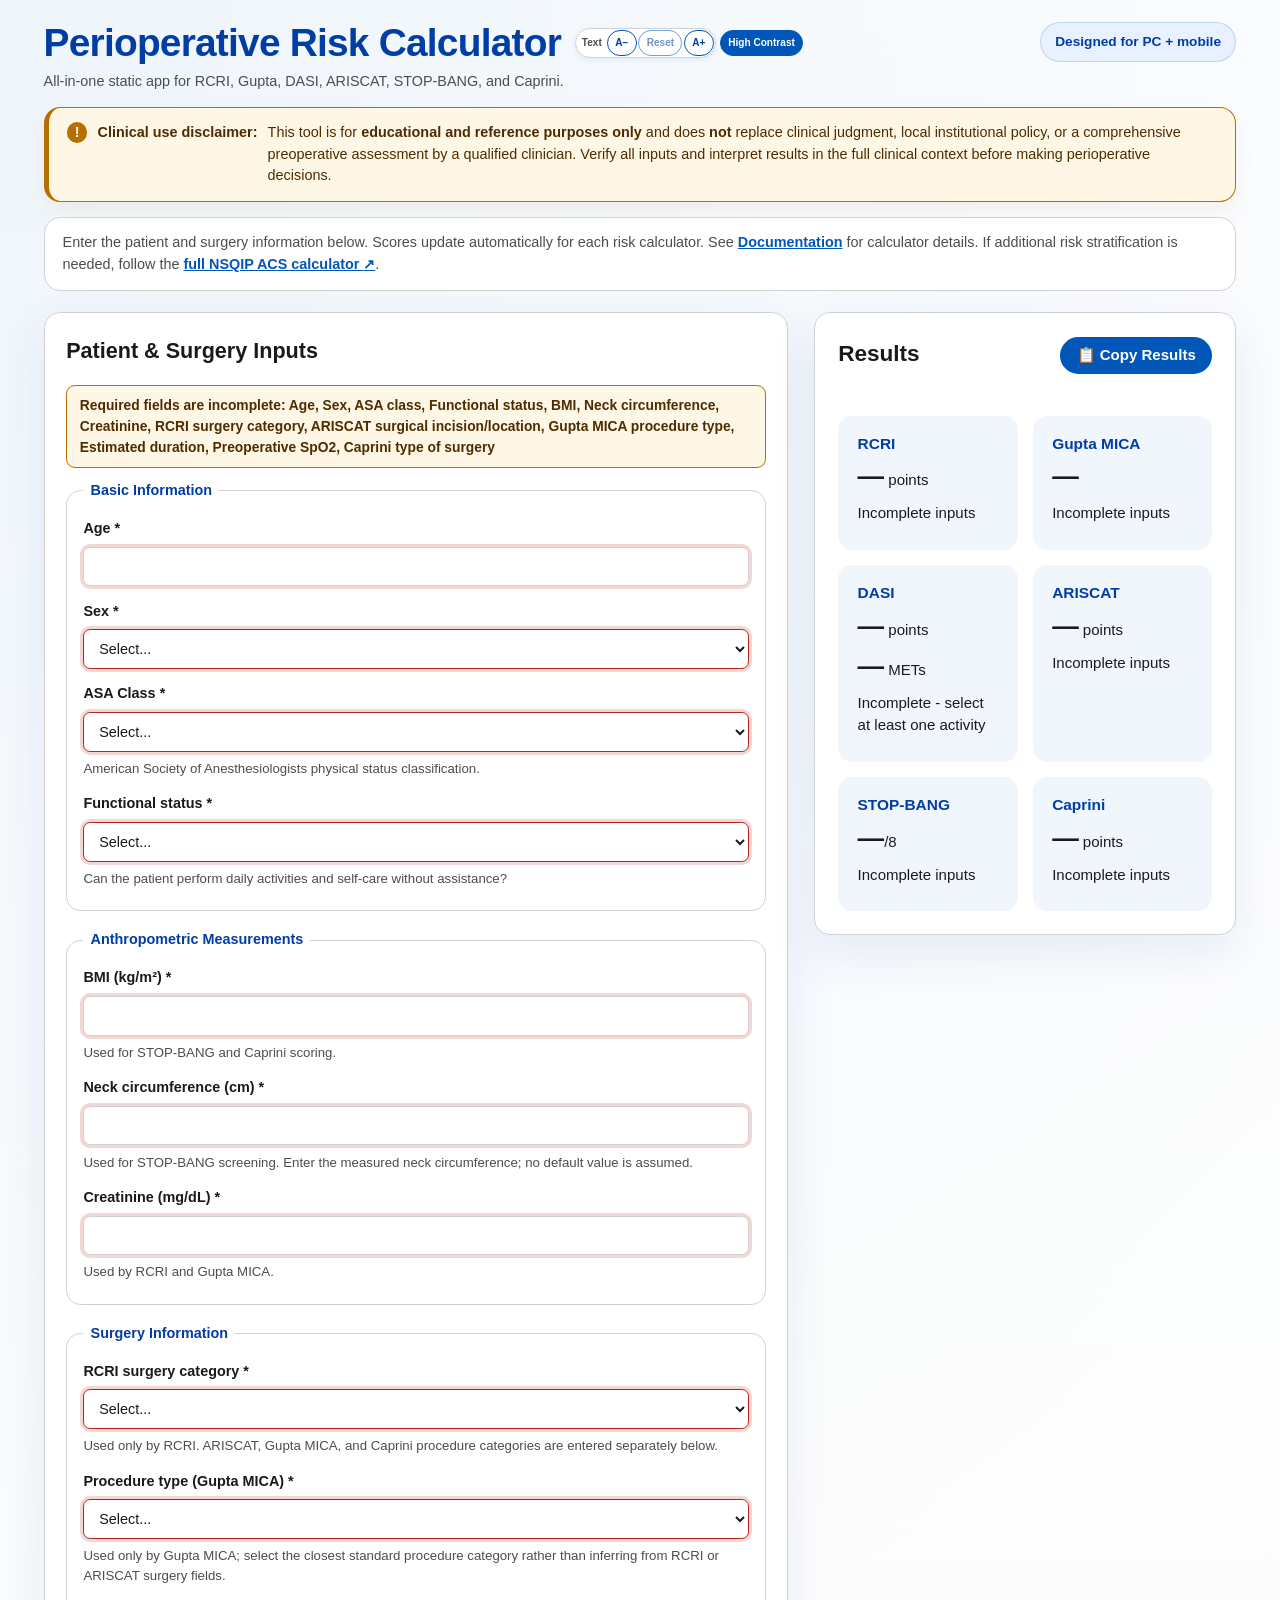
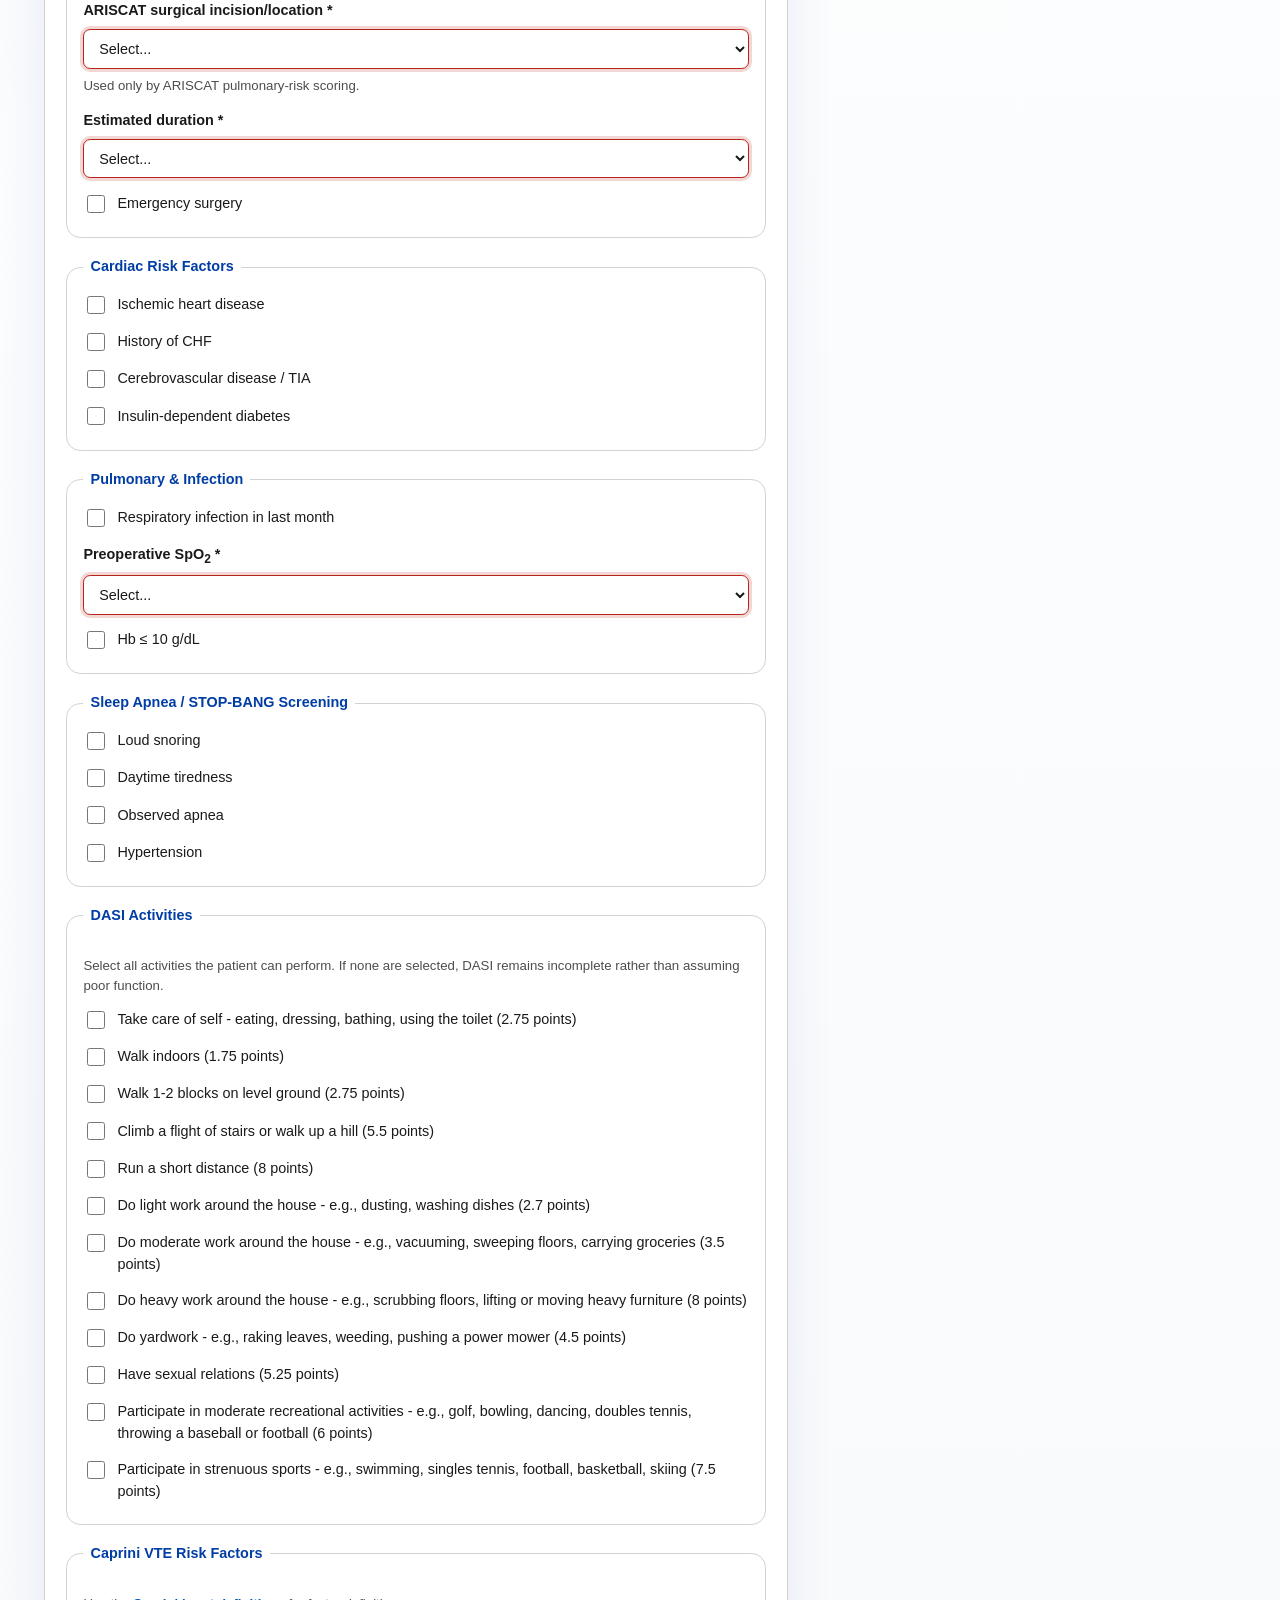
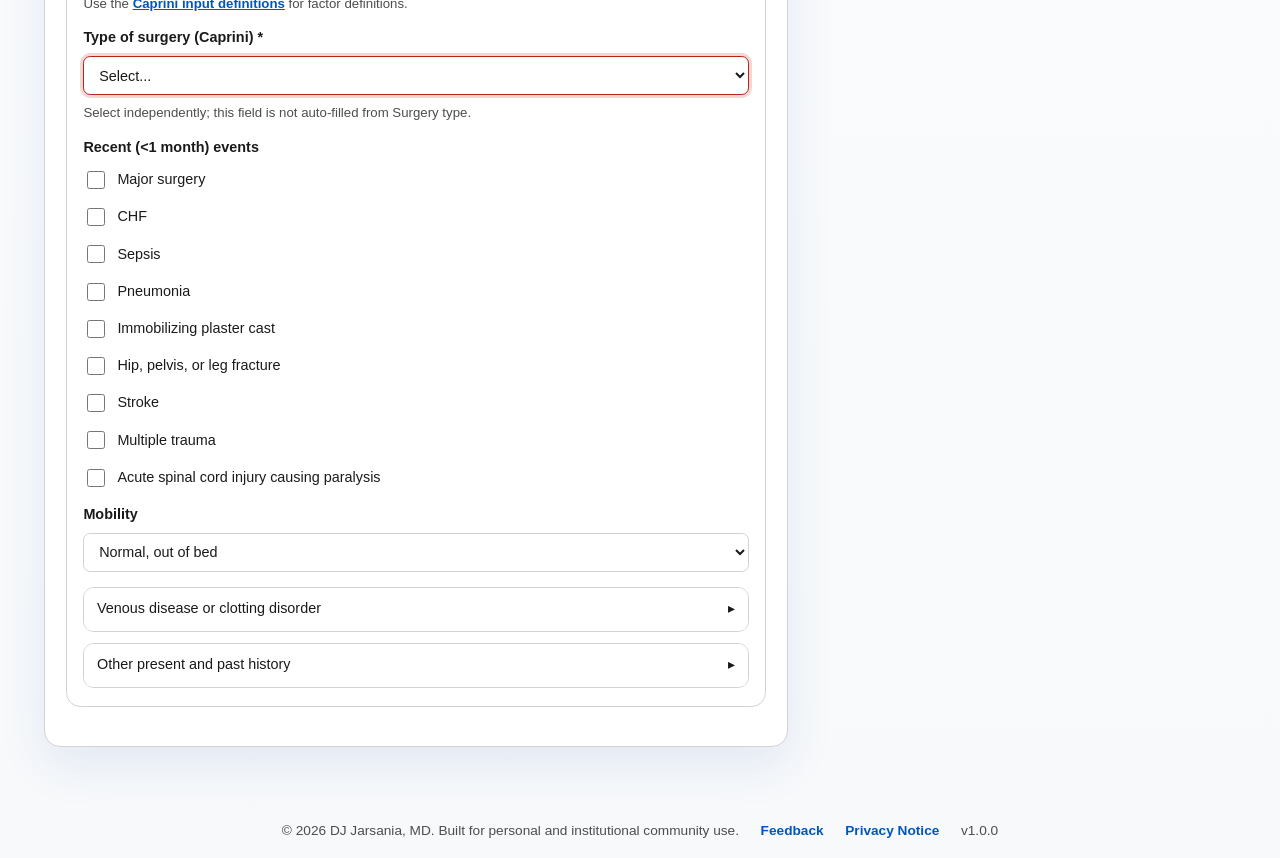
<file: index.html>
<!DOCTYPE html>
<html lang="en" data-text-size="default" data-contrast="standard">
  <head>
    <meta charset="UTF-8" />
    <meta name="viewport" content="width=device-width, initial-scale=1.0" />
    <meta name="description" content="Static perioperative risk calculator for RCRI, Gupta MICA, DASI, ARISCAT, STOP-BANG, and Caprini scores." />
    <title>Perioperative Risk Calculator</title>
    <script>
      (function () {
        try {
          var size = window.localStorage.getItem('periopcalc.textSize');
          var contrast = window.localStorage.getItem('periopcalc.highContrast');
          document.documentElement.dataset.textSize = ['smallest', 'smaller', 'default', 'larger', 'largest'].indexOf(size) !== -1 ? size : 'default';
          document.documentElement.dataset.contrast = contrast === 'true' ? 'high' : 'standard';
        } catch (error) {
          document.documentElement.dataset.textSize = 'default';
          document.documentElement.dataset.contrast = 'standard';
        }
      }());
    </script>
    <link rel="stylesheet" href="style.css" />
  </head>
  <body>
    <header>
      <div class="brand">
        <div class="title-row">
          <h1>Perioperative Risk Calculator</h1>
          <div class="display-controls" aria-label="Display settings">
            <div class="text-size-control" role="group" aria-label="Text size controls">
              <span class="display-label">Text</span>
              <button id="textSizeDecrease" class="display-btn" type="button" aria-label="Decrease text size" title="Decrease text size"><span aria-hidden="true">A&minus;</span></button>
              <button id="textSizeReset" class="display-btn display-btn-reset" type="button" aria-label="Reset text size" title="Reset text size"><span aria-hidden="true">Reset</span></button>
              <button id="textSizeIncrease" class="display-btn" type="button" aria-label="Increase text size" title="Increase text size"><span aria-hidden="true">A+</span></button>
            </div>
            <button id="contrastToggle" class="display-btn contrast-toggle" type="button" aria-pressed="false" title="Toggle high contrast">High Contrast</button>
          </div>
        </div>
        <p>All-in-one static app for RCRI, Gupta, DASI, ARISCAT, STOP-BANG, and Caprini.</p>
        <p id="displayPreferenceStatus" class="sr-only" aria-live="polite" aria-atomic="true"></p>
      </div>
      <div class="badge">Designed for PC + mobile</div>
    </header>

    <main>
      <section class="clinical-disclaimer" role="note" aria-label="Clinical use disclaimer">
        <span class="disclaimer-title">Clinical use disclaimer:</span>
        <span class="disclaimer-text">This tool is for <strong>educational and reference purposes only</strong> and does <strong>not</strong> replace clinical judgment, local institutional policy, or a comprehensive preoperative assessment by a qualified clinician. Verify all inputs and interpret results in the full clinical context before making perioperative decisions.</span>
      </section>

      <noscript>
        <section class="app-error" role="alert">
          This calculator requires JavaScript. Enable JavaScript in your browser to use the scoring tools.
        </section>
      </noscript>

      <section id="appError" class="app-error" role="alert" hidden>
        A calculation error occurred. Check the inputs and refresh the page if the problem persists.
      </section>

      <section class="intro-card">
        <p>Enter the patient and surgery information below. Scores update automatically for each risk calculator. See <a href="README.html" target="_blank" rel="noopener noreferrer" aria-label="Open documentation" title="Open documentation">Documentation</a> for calculator details. If additional risk stratification is needed, follow the <a href="https://riskcalculator.facs.org/RiskCalculator/PatientInfo.jsp" target="_blank" rel="noopener noreferrer" aria-label="Open the full NSQIP ACS Risk Calculator" title="Open the full NSQIP ACS Risk Calculator">full NSQIP ACS calculator <span aria-label="opens in new tab">&#8599;</span></a>.</p>
      </section>

      <form id="riskForm" novalidate>
        <section class="calculator-grid">
          <article class="panel inputs" aria-labelledby="inputsHeading">
            <h2 id="inputsHeading">Patient &amp; Surgery Inputs</h2>
            <div id="validationMessage" class="validation-message" role="status" aria-live="polite" aria-atomic="true"></div>

            <fieldset>
              <legend>Basic Information</legend>

              <div class="field-row">
                <label for="age">Age <span aria-label="required">*</span></label>
                <input id="age" name="age" type="number" min="18" max="120" step="1" inputmode="numeric" required aria-required="true" />
              </div>

              <div class="field-row">
                <label for="sex">Sex <span aria-label="required">*</span></label>
                <select id="sex" name="sex" required aria-required="true">
                  <option value="">Select...</option>
                  <option value="male">Male</option>
                  <option value="female">Female</option>
                </select>
              </div>

              <div class="field-row">
                <label for="asa">ASA Class <span aria-label="required">*</span></label>
                <select id="asa" name="asa" required aria-required="true" aria-describedby="asa-help">
                  <option value="">Select...</option>
                  <option value="1">1</option>
                  <option value="2">2</option>
                  <option value="3">3</option>
                  <option value="4">4</option>
                  <option value="5">5</option>
                </select>
                <small id="asa-help">American Society of Anesthesiologists physical status classification.</small>
              </div>

              <div class="field-row">
                <label for="functionalStatus">Functional status <span aria-label="required">*</span></label>
                <select id="functionalStatus" name="functionalStatus" required aria-required="true" aria-describedby="fs-help">
                  <option value="">Select...</option>
                  <option value="independent">Independent</option>
                  <option value="partiallyDependent">Partially dependent</option>
                  <option value="totallyDependent">Totally dependent</option>
                </select>
                <small id="fs-help">Can the patient perform daily activities and self-care without assistance?</small>
              </div>
            </fieldset>

            <fieldset>
              <legend>Anthropometric Measurements</legend>

              <div class="field-row">
                <label for="bmi">BMI (kg/m&sup2;) <span aria-label="required">*</span></label>
                <input id="bmi" name="bmi" type="number" min="10" max="80" step="0.1" inputmode="decimal" required aria-required="true" aria-describedby="bmi-help" />
                <small id="bmi-help">Used for STOP-BANG and Caprini scoring.</small>
              </div>

              <div class="field-row">
                <label for="neck">Neck circumference (cm) <span aria-label="required">*</span></label>
                <input id="neck" name="neck" type="number" min="20" max="60" step="0.1" inputmode="decimal" required aria-required="true" aria-describedby="neck-help" />
                <small id="neck-help">Used for STOP-BANG screening. Enter the measured neck circumference; no default value is assumed.</small>
              </div>

              <div class="field-row">
                <label for="creatinine">Creatinine (mg/dL) <span aria-label="required">*</span></label>
                <input id="creatinine" name="creatinine" type="number" min="0" max="10" step="0.1" inputmode="decimal" required aria-required="true" aria-describedby="creatinine-help" />
                <small id="creatinine-help">Used by RCRI and Gupta MICA.</small>
              </div>
            </fieldset>

            <fieldset>
              <legend>Surgery Information</legend>

              <div class="field-row">
                <label for="surgeryType">RCRI surgery category <span aria-label="required">*</span></label>
                <select id="surgeryType" name="surgeryType" required aria-required="true" aria-describedby="surgery-type-help">
                  <option value="">Select...</option>
                  <option value="rcriLowRisk">No RCRI high-risk feature</option>
                  <option value="rcriHighRisk">Intraperitoneal, intrathoracic, or suprainguinal vascular surgery</option>
                </select>
                <small id="surgery-type-help">Used only by RCRI. ARISCAT, Gupta MICA, and Caprini procedure categories are entered separately below.</small>
              </div>

              <div class="field-row">
                <label for="guptaProcedureType">Procedure type (Gupta MICA) <span aria-label="required">*</span></label>
                <select id="guptaProcedureType" name="guptaProcedureType" required aria-required="true" aria-describedby="gupta-procedure-help">
                  <option value="">Select...</option>
                  <option value="anorectal">Anorectal</option>
                  <option value="aortic">Aortic</option>
                  <option value="bariatric">Bariatric</option>
                  <option value="brain">Brain</option>
                  <option value="breast">Breast</option>
                  <option value="cardiac">Cardiac</option>
                  <option value="ent">ENT (except thyroid/parathyroid)</option>
                  <option value="foregutHpb">Foregut or hepatopancreatobiliary</option>
                  <option value="gallbladderAppendixAdrenalSpleen">Gallbladder, appendix, adrenal, or spleen</option>
                  <option value="hernia">Hernia (ventral, inguinal, femoral)</option>
                  <option value="intestinal">Intestinal</option>
                  <option value="neck">Neck (thyroid/parathyroid)</option>
                  <option value="obGyn">Obstetric/gynecologic</option>
                  <option value="orthopedic">Orthopedic and non-vascular extremity</option>
                  <option value="otherAbdominal">Other abdominal</option>
                  <option value="peripheralVascular">Peripheral vascular</option>
                  <option value="skin">Skin</option>
                  <option value="spine">Spine</option>
                  <option value="nonEsophagealThoracic">Non-esophageal thoracic</option>
                  <option value="vein">Vein</option>
                  <option value="urology">Urology</option>
                </select>
                <small id="gupta-procedure-help">Used only by Gupta MICA; select the closest standard procedure category rather than inferring from RCRI or ARISCAT surgery fields.</small>
              </div>

              <div class="field-row">
                <label for="ariscatIncision">ARISCAT surgical incision/location <span aria-label="required">*</span></label>
                <select id="ariscatIncision" name="ariscatIncision" required aria-required="true" aria-describedby="ariscat-incision-help">
                  <option value="">Select...</option>
                  <option value="peripheral">Peripheral or other non-thoracic/non-upper-abdominal incision</option>
                  <option value="upperAbdominal">Upper abdominal incision</option>
                  <option value="intrathoracic">Intrathoracic incision</option>
                </select>
                <small id="ariscat-incision-help">Used only by ARISCAT pulmonary-risk scoring.</small>
              </div>

              <div class="field-row">
                <label for="surgeryDuration">Estimated duration <span aria-label="required">*</span></label>
                <select id="surgeryDuration" name="surgeryDuration" required aria-required="true">
                  <option value="">Select...</option>
                  <option value="short">&lt; 2 hours</option>
                  <option value="medium">2-3 hours</option>
                  <option value="long">&gt; 3 hours</option>
                </select>
              </div>

              <div class="field-row checkbox-row">
                <label><input id="emergency" name="emergency" type="checkbox" /> Emergency surgery</label>
              </div>
            </fieldset>

            <fieldset>
              <legend>Cardiac Risk Factors</legend>

              <div class="field-row checkbox-row">
                <label><input id="ischemicHeartDisease" name="ischemicHeartDisease" type="checkbox" /> Ischemic heart disease</label>
              </div>
              <div class="field-row checkbox-row">
                <label><input id="heartFailure" name="heartFailure" type="checkbox" /> History of CHF</label>
              </div>
              <div class="field-row checkbox-row">
                <label><input id="cerebrovascular" name="cerebrovascular" type="checkbox" /> Cerebrovascular disease / TIA</label>
              </div>
              <div class="field-row checkbox-row">
                <label><input id="insulinDiabetes" name="insulinDiabetes" type="checkbox" /> Insulin-dependent diabetes</label>
              </div>
            </fieldset>

            <fieldset>
              <legend>Pulmonary &amp; Infection</legend>
              <div class="field-row checkbox-row">
                <label><input id="recentRespInfection" name="recentRespInfection" type="checkbox" /> Respiratory infection in last month</label>
              </div>
              <div class="field-row">
                <label for="spO2">Preoperative SpO<sub>2</sub> <span aria-label="required">*</span></label>
                <select id="spO2" name="spO2" required aria-required="true">
                  <option value="">Select...</option>
                  <option value="ge96">&ge;96%</option>
                  <option value="91-95">91-95%</option>
                  <option value="le90">&le;90%</option>
                </select>
              </div>
              <div class="field-row checkbox-row">
                <label><input id="preopAnemia" name="preopAnemia" type="checkbox" /> Hb &le; 10 g/dL</label>
              </div>
            </fieldset>

            <fieldset>
              <legend>Sleep Apnea / STOP-BANG Screening</legend>
              <div class="field-row checkbox-row">
                <label><input id="snoring" name="snoring" type="checkbox" /> Loud snoring</label>
              </div>
              <div class="field-row checkbox-row">
                <label><input id="tired" name="tired" type="checkbox" /> Daytime tiredness</label>
              </div>
              <div class="field-row checkbox-row">
                <label><input id="observedApnea" name="observedApnea" type="checkbox" /> Observed apnea</label>
              </div>
              <div class="field-row checkbox-row">
                <label><input id="hypertension" name="hypertension" type="checkbox" /> Hypertension</label>
              </div>
            </fieldset>
          </article>

          <article class="panel results" aria-labelledby="resultsHeading">
            <div class="results-header">
              <h2 id="resultsHeading">Results</h2>
              <div class="export-control">
                <button id="exportButton" class="export-btn" type="button" aria-describedby="exportStatus exportPreview" aria-label="Copy risk assessment results to clipboard">📋 Copy Results</button>
                <div class="export-preview" id="exportPreview" role="tooltip" aria-label="Copy preview">
                  <strong>Copy preview</strong>
                  <div id="exportPreviewText" class="copy-preview-content"></div>
                </div>
              </div>
            </div>
            <div id="exportStatus" class="copy-status" role="status" aria-live="polite" aria-atomic="true"></div>

            <div class="result-grid">
              <section class="result-card">
                <h3>RCRI</h3>
                <p><strong id="rcriScore">&mdash;</strong> points</p>
                <p id="rcriText">Incomplete inputs</p>
              </section>
              <section class="result-card">
                <h3>Gupta MICA</h3>
                <p><strong id="guptaScore">&mdash;</strong></p>
                <p id="guptaText">Incomplete inputs</p>
              </section>
              <section class="result-card">
                <h3>DASI</h3>
                <p><strong id="dasiPoints">&mdash;</strong> points</p>
                <p><strong id="dasiMets">&mdash;</strong> METs</p>
                <p id="dasiText">Select activities to estimate METs.</p>
              </section>
              <section class="result-card">
                <h3>ARISCAT</h3>
                <p><strong id="ariscatScore">&mdash;</strong> points</p>
                <p id="ariscatText">Incomplete inputs</p>
                <p id="ariscatPct"></p>
              </section>
              <section class="result-card">
                <h3>STOP-BANG</h3>
                <p><strong id="stopbangScore">&mdash;</strong>/8</p>
                <p id="stopbangText">Incomplete inputs</p>
              </section>
              <section class="result-card">
                <h3>Caprini</h3>
                <p><strong id="capriniScore">&mdash;</strong> points</p>
                <p id="capriniPercent"></p>
                <p id="capriniText">Incomplete inputs</p>
              </section>
            </div>
          </article>
        </section>
      </form>
    </main>

    <footer class="site-footer" role="contentinfo">
      <div class="footer-section">&copy; 2026 DJ Jarsania, MD. Built for personal and institutional community use.</div>
      <nav class="footer-section footer-links" aria-label="Footer links">
        <a href="mailto:jarsania.dhairya@mayo.edu?subject=Feedback%20for%20PeriopCalc_AIO" title="Send feedback">Feedback</a>
        <a href="privacy.html" target="_blank" rel="noopener noreferrer" aria-label="Open Privacy Notice in a new window" title="Open Privacy Notice in a new window">Privacy Notice</a>
      </nav>
      <div class="footer-section">v1.0.0</div>
    </footer>
    <script src="display-preferences.js"></script>
    <script src="script.js"></script>
  </body>
</html>
</file>
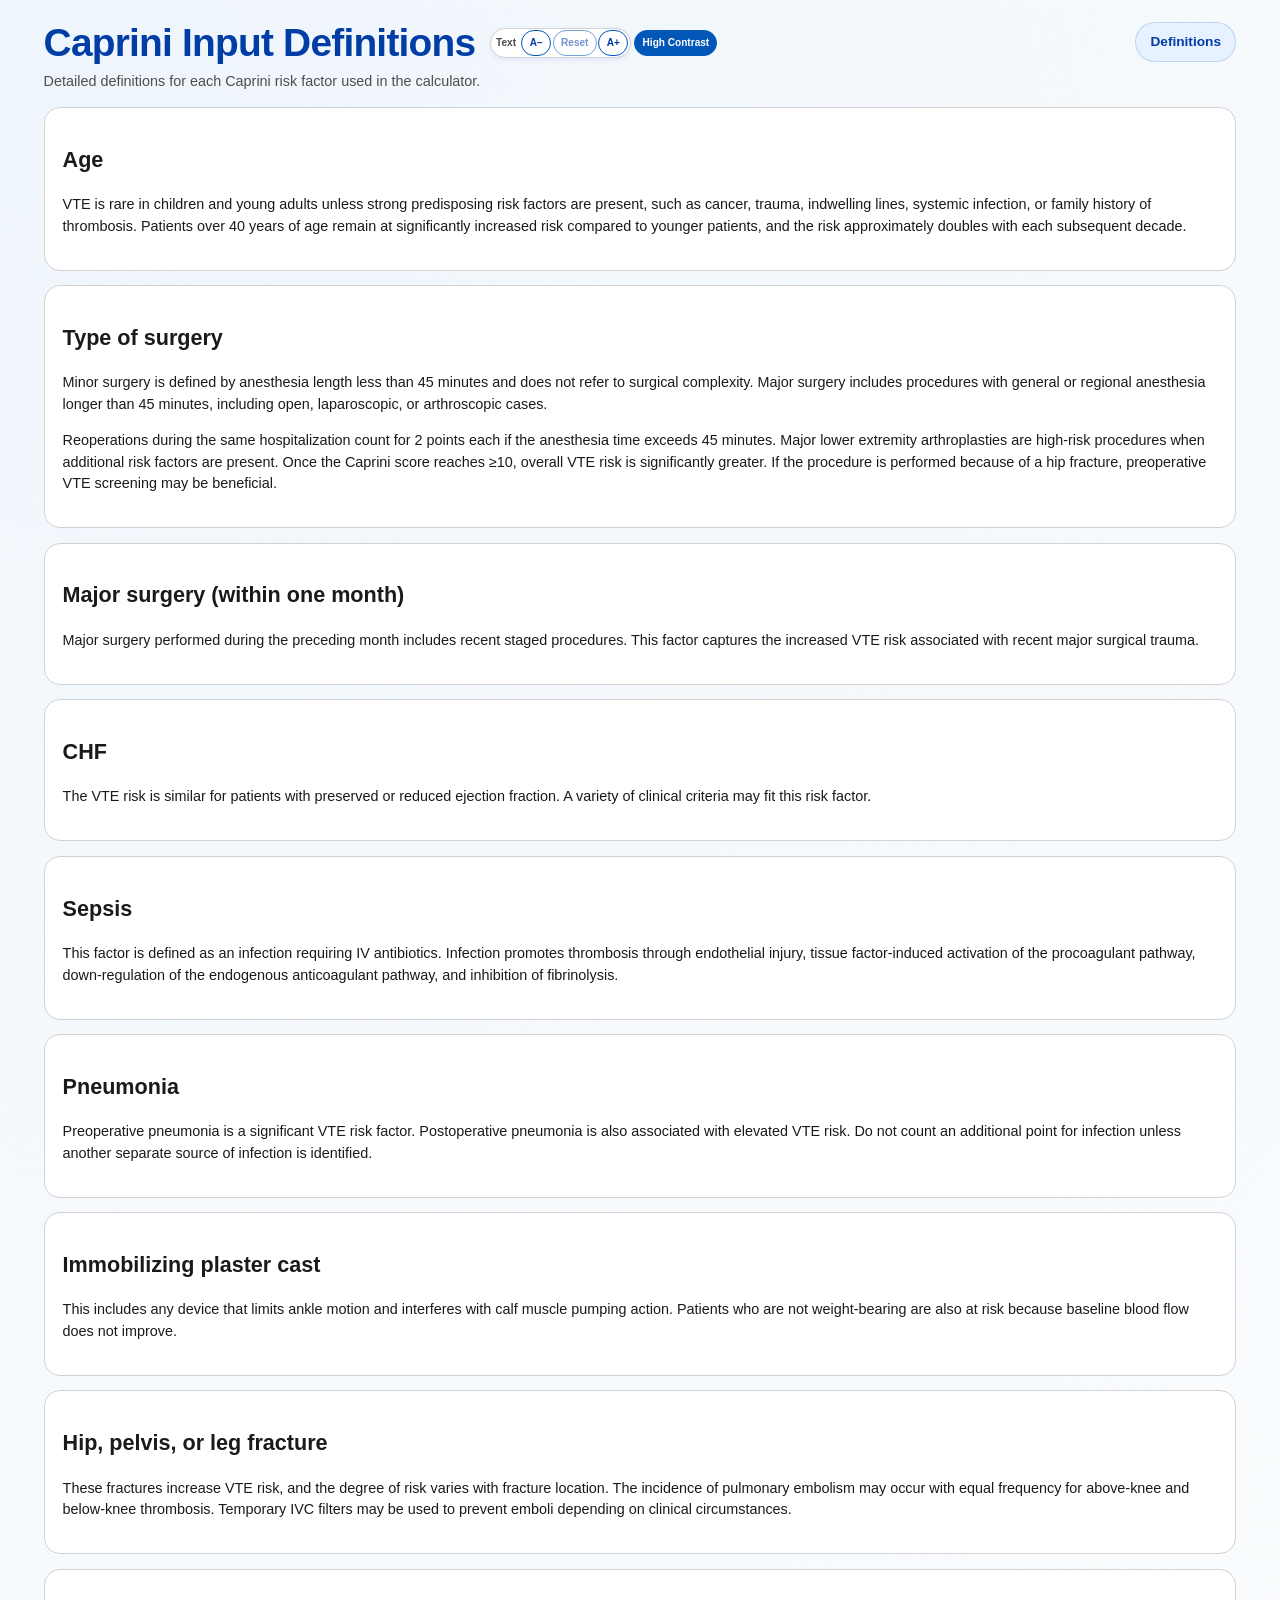
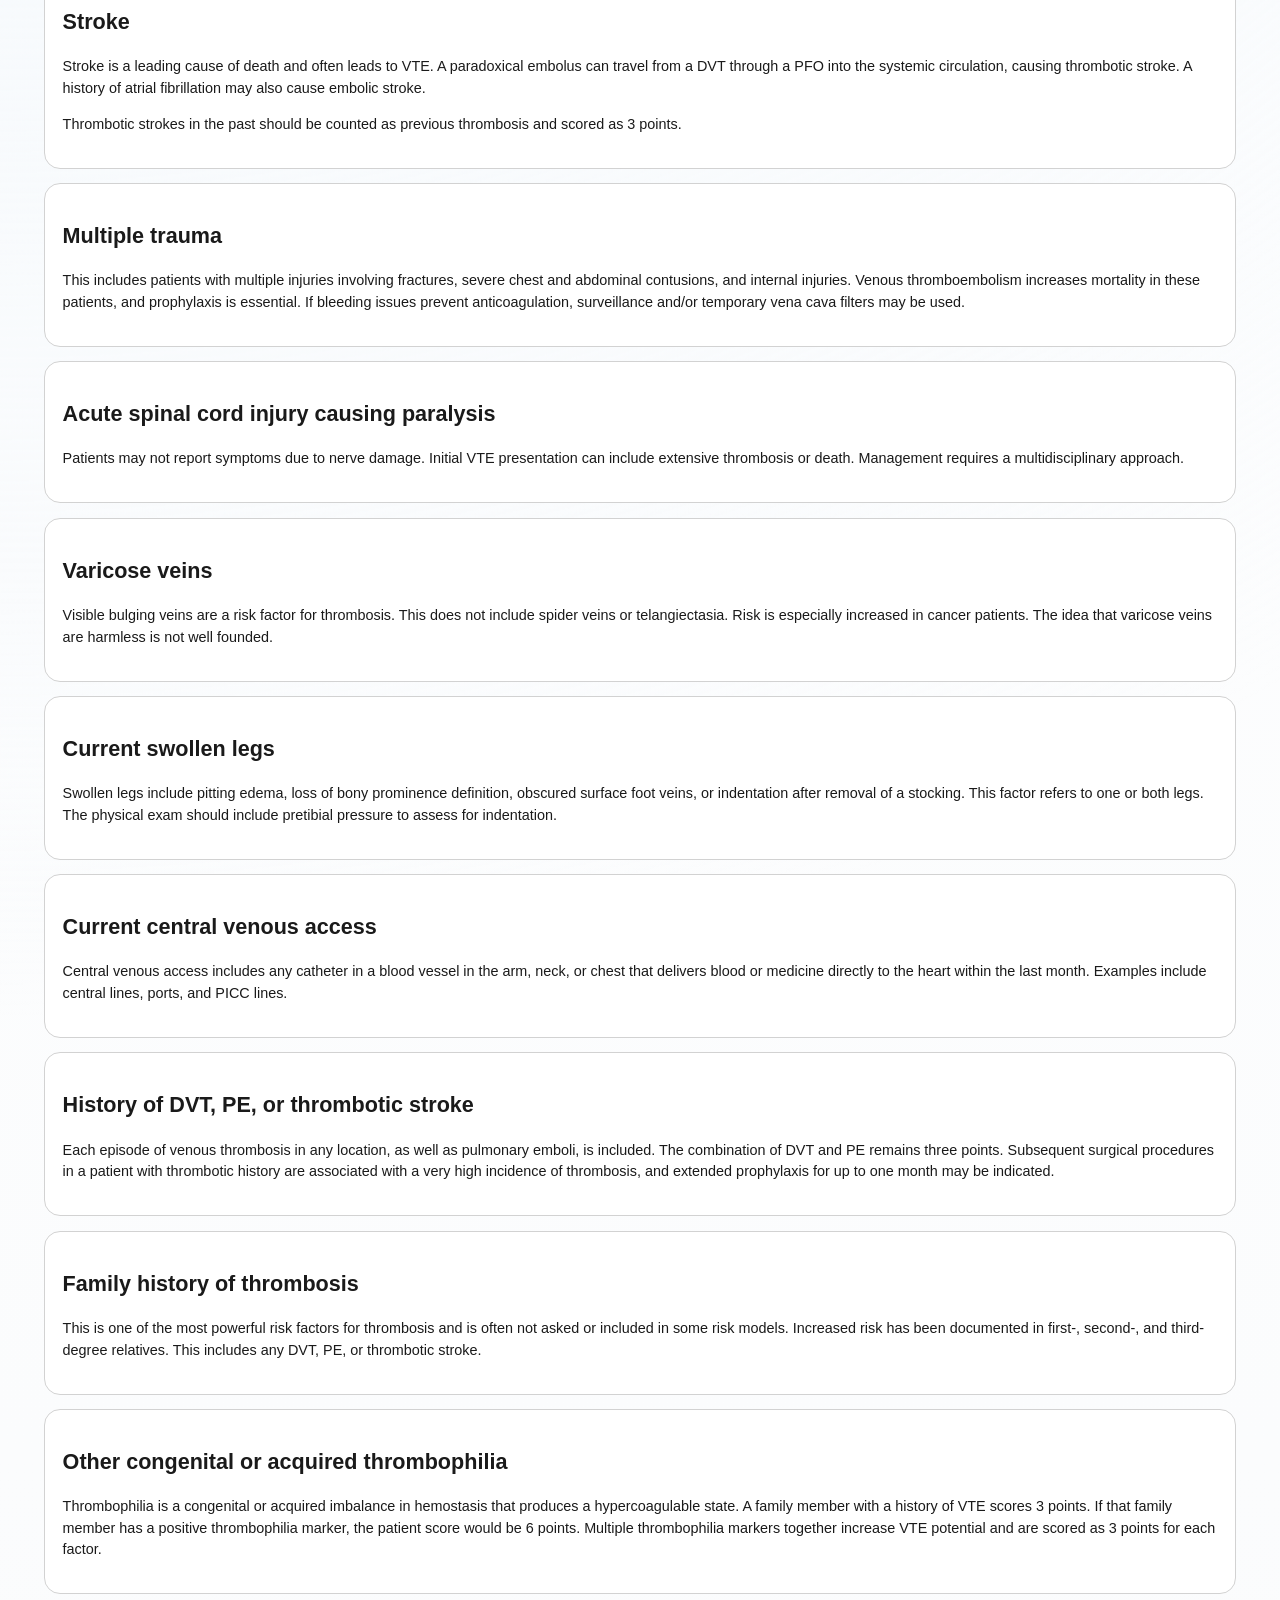
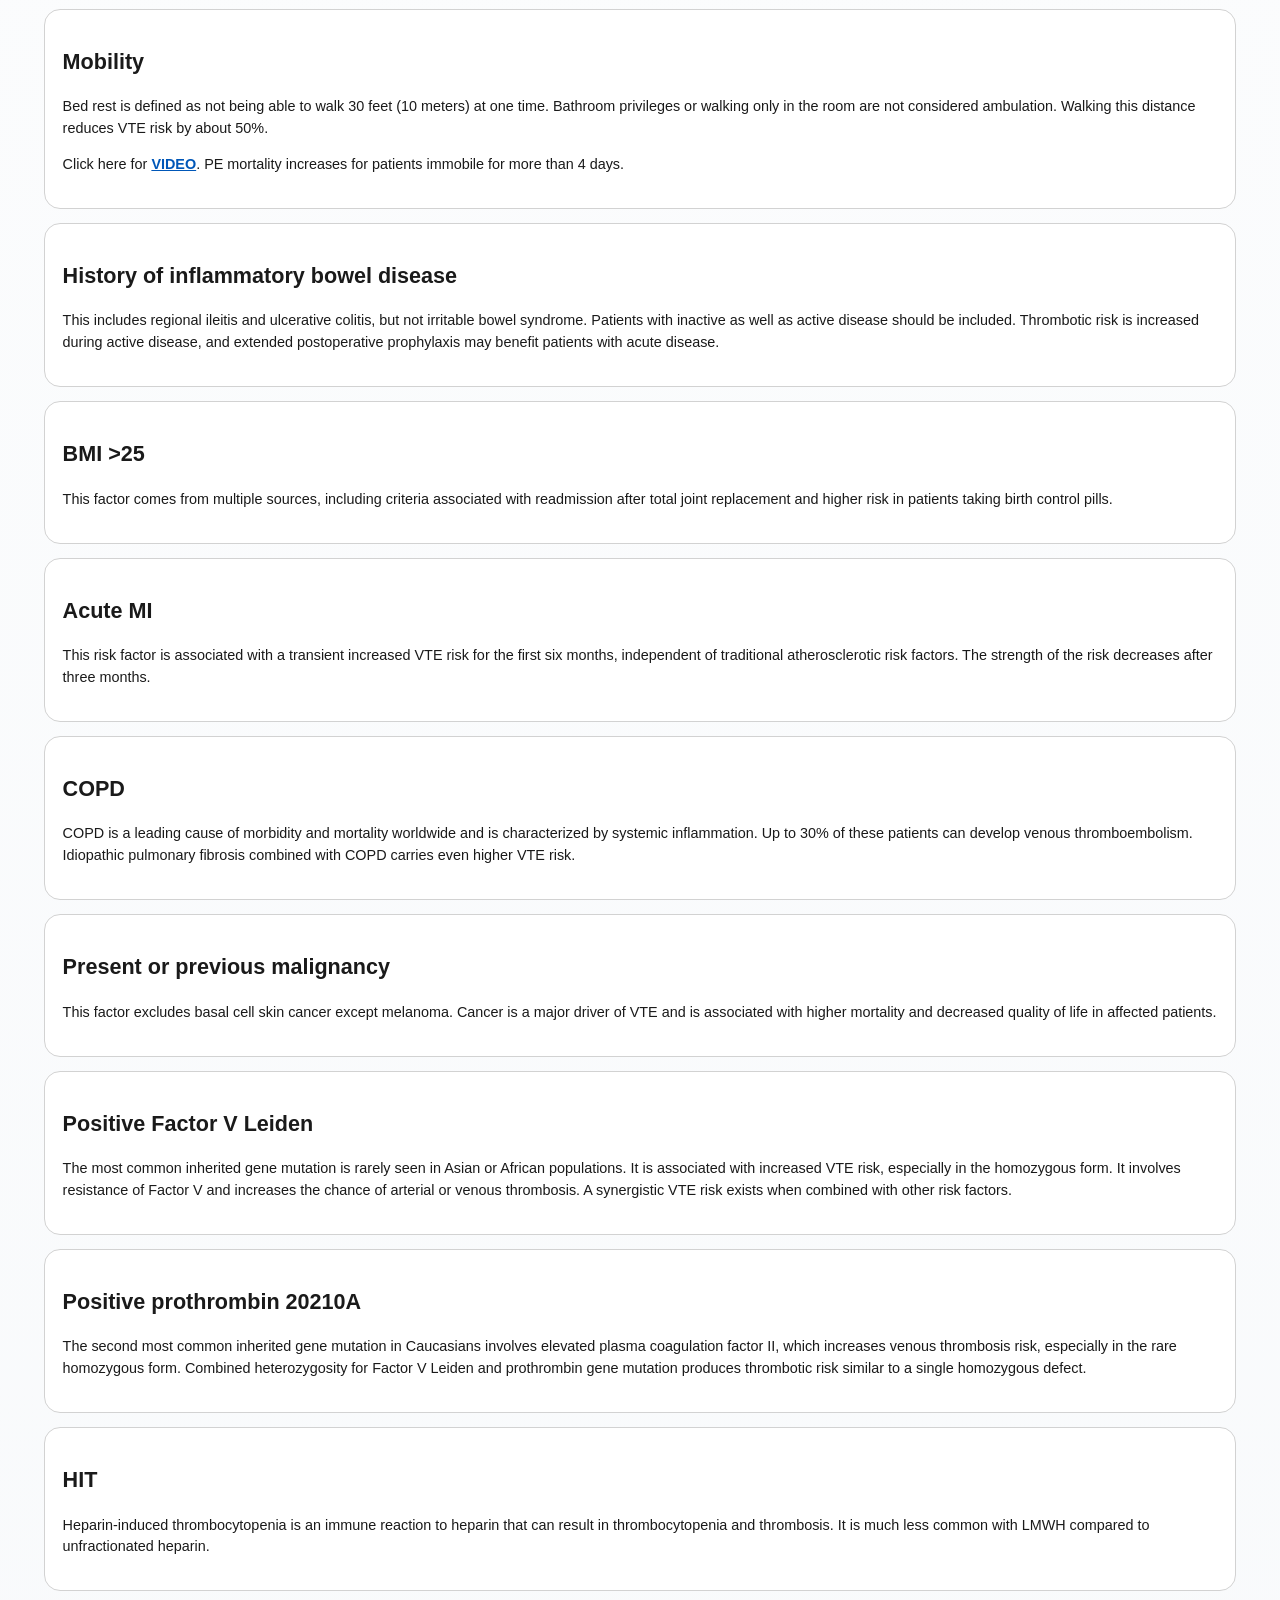
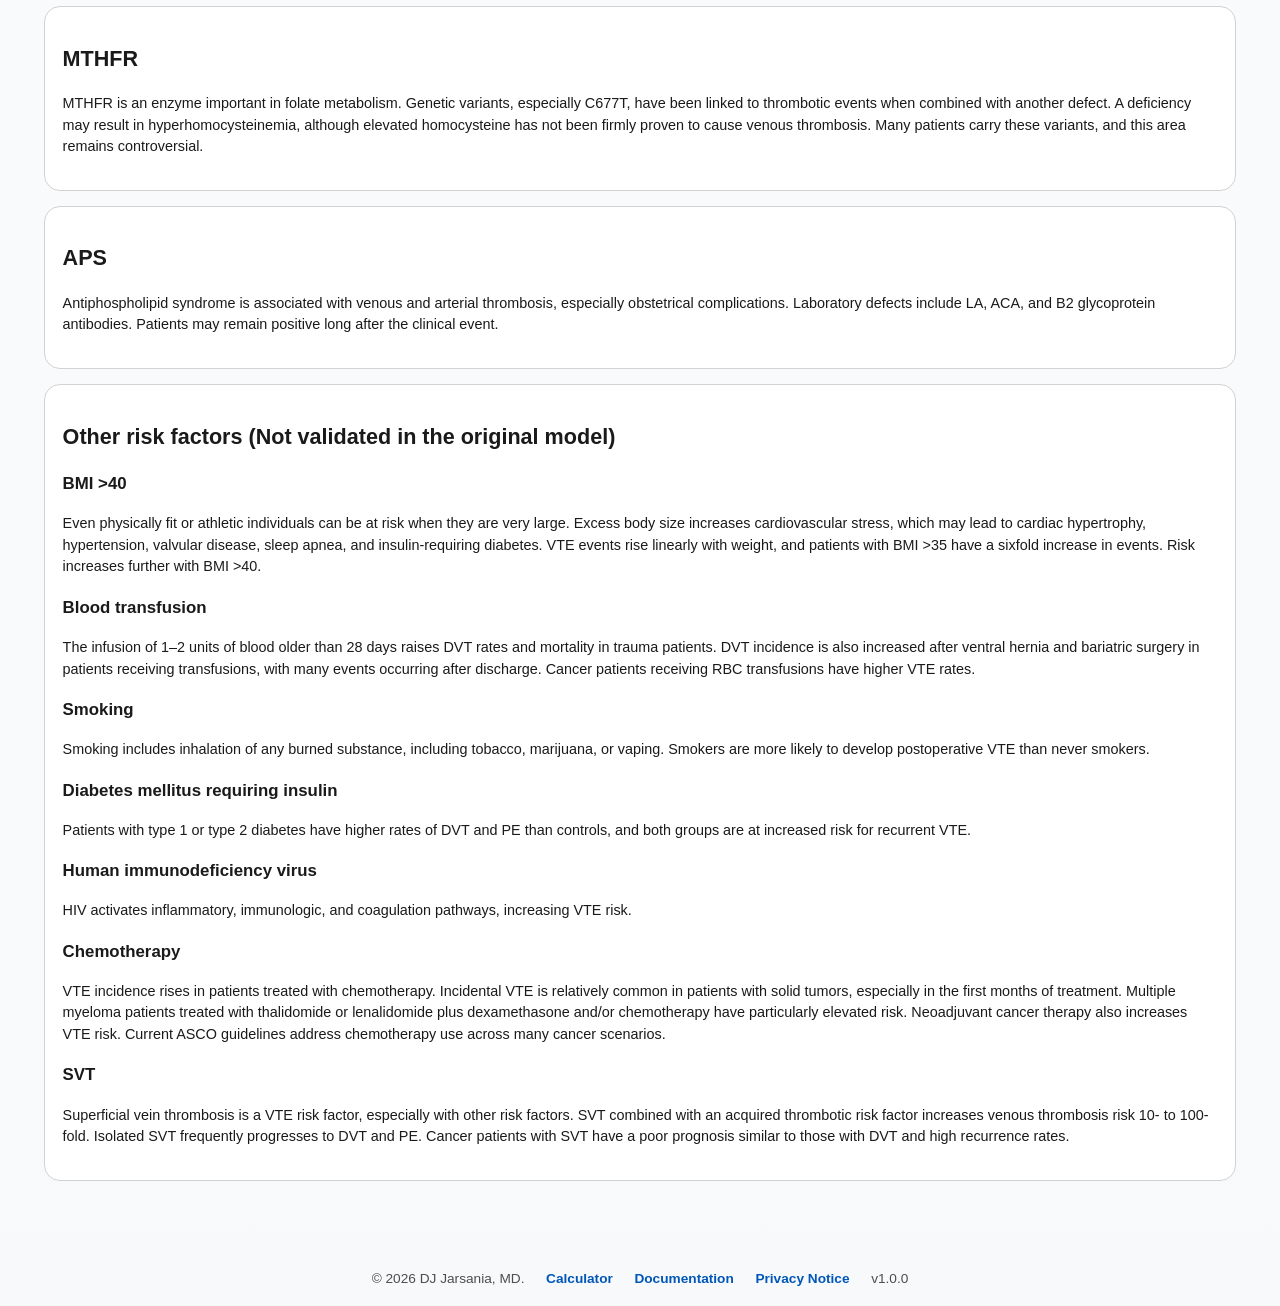
<file: caprini_input_description.html>
<!DOCTYPE html>
<html lang="en" data-text-size="default" data-contrast="standard">
  <head>
    <meta charset="UTF-8" />
    <meta name="viewport" content="width=device-width, initial-scale=1.0" />
    <title>Caprini Input Definitions</title>
    <script>
      (function () {
        try {
          var size = window.localStorage.getItem('periopcalc.textSize');
          var contrast = window.localStorage.getItem('periopcalc.highContrast');
          document.documentElement.dataset.textSize = ['smallest', 'smaller', 'default', 'larger', 'largest'].indexOf(size) !== -1 ? size : 'default';
          document.documentElement.dataset.contrast = contrast === 'true' ? 'high' : 'standard';
        } catch (error) {
          document.documentElement.dataset.textSize = 'default';
          document.documentElement.dataset.contrast = 'standard';
        }
      }());
    </script>
    <link rel="stylesheet" href="style.css" />
  </head>
  <body>
    <header>
      <div class="brand">
        <div class="title-row">
          <h1>Caprini Input Definitions</h1>
          <div class="display-controls" aria-label="Display settings">
            <div class="text-size-control" role="group" aria-label="Text size controls">
              <span class="display-label">Text</span>
              <button id="textSizeDecrease" class="display-btn" type="button" aria-label="Decrease text size" title="Decrease text size"><span aria-hidden="true">A&minus;</span></button>
              <button id="textSizeReset" class="display-btn display-btn-reset" type="button" aria-label="Reset text size" title="Reset text size"><span aria-hidden="true">Reset</span></button>
              <button id="textSizeIncrease" class="display-btn" type="button" aria-label="Increase text size" title="Increase text size"><span aria-hidden="true">A+</span></button>
            </div>
            <button id="contrastToggle" class="display-btn contrast-toggle" type="button" aria-pressed="false" title="Toggle high contrast">High Contrast</button>
          </div>
        </div>
        <p>Detailed definitions for each Caprini risk factor used in the calculator.</p>
        <p id="displayPreferenceStatus" class="sr-only" aria-live="polite" aria-atomic="true"></p>
      </div>
      <div class="badge">Definitions</div>
    </header>
    <main>
      <section>
        <h2>Age</h2>
        <p>VTE is rare in children and young adults unless strong predisposing risk factors are present, such as cancer, trauma, indwelling lines, systemic infection, or family history of thrombosis. Patients over 40 years of age remain at significantly increased risk compared to younger patients, and the risk approximately doubles with each subsequent decade.</p>
      </section>

      <section>
        <h2>Type of surgery</h2>
        <p>Minor surgery is defined by anesthesia length less than 45 minutes and does not refer to surgical complexity. Major surgery includes procedures with general or regional anesthesia longer than 45 minutes, including open, laparoscopic, or arthroscopic cases.</p>
        <p>Reoperations during the same hospitalization count for 2 points each if the anesthesia time exceeds 45 minutes. Major lower extremity arthroplasties are high-risk procedures when additional risk factors are present. Once the Caprini score reaches ≥10, overall VTE risk is significantly greater. If the procedure is performed because of a hip fracture, preoperative VTE screening may be beneficial.</p>
      </section>

      <section>
        <h2>Major surgery (within one month)</h2>
        <p>Major surgery performed during the preceding month includes recent staged procedures. This factor captures the increased VTE risk associated with recent major surgical trauma.</p>
      </section>

      <section>
        <h2>CHF</h2>
        <p>The VTE risk is similar for patients with preserved or reduced ejection fraction. A variety of clinical criteria may fit this risk factor.</p>
      </section>

      <section>
        <h2>Sepsis</h2>
        <p>This factor is defined as an infection requiring IV antibiotics. Infection promotes thrombosis through endothelial injury, tissue factor-induced activation of the procoagulant pathway, down-regulation of the endogenous anticoagulant pathway, and inhibition of fibrinolysis.</p>
      </section>

      <section>
        <h2>Pneumonia</h2>
        <p>Preoperative pneumonia is a significant VTE risk factor. Postoperative pneumonia is also associated with elevated VTE risk. Do not count an additional point for infection unless another separate source of infection is identified.</p>
      </section>

      <section>
        <h2>Immobilizing plaster cast</h2>
        <p>This includes any device that limits ankle motion and interferes with calf muscle pumping action. Patients who are not weight-bearing are also at risk because baseline blood flow does not improve.</p>
      </section>

      <section>
        <h2>Hip, pelvis, or leg fracture</h2>
        <p>These fractures increase VTE risk, and the degree of risk varies with fracture location. The incidence of pulmonary embolism may occur with equal frequency for above-knee and below-knee thrombosis. Temporary IVC filters may be used to prevent emboli depending on clinical circumstances.</p>
      </section>

      <section>
        <h2>Stroke</h2>
        <p>Stroke is a leading cause of death and often leads to VTE. A paradoxical embolus can travel from a DVT through a PFO into the systemic circulation, causing thrombotic stroke. A history of atrial fibrillation may also cause embolic stroke.</p>
        <p>Thrombotic strokes in the past should be counted as previous thrombosis and scored as 3 points.</p>
      </section>

      <section>
        <h2>Multiple trauma</h2>
        <p>This includes patients with multiple injuries involving fractures, severe chest and abdominal contusions, and internal injuries. Venous thromboembolism increases mortality in these patients, and prophylaxis is essential. If bleeding issues prevent anticoagulation, surveillance and/or temporary vena cava filters may be used.</p>
      </section>

      <section>
        <h2>Acute spinal cord injury causing paralysis</h2>
        <p>Patients may not report symptoms due to nerve damage. Initial VTE presentation can include extensive thrombosis or death. Management requires a multidisciplinary approach.</p>
      </section>

      <section>
        <h2>Varicose veins</h2>
        <p>Visible bulging veins are a risk factor for thrombosis. This does not include spider veins or telangiectasia. Risk is especially increased in cancer patients. The idea that varicose veins are harmless is not well founded.</p>
      </section>

      <section>
        <h2>Current swollen legs</h2>
        <p>Swollen legs include pitting edema, loss of bony prominence definition, obscured surface foot veins, or indentation after removal of a stocking. This factor refers to one or both legs. The physical exam should include pretibial pressure to assess for indentation.</p>
      </section>

      <section>
        <h2>Current central venous access</h2>
        <p>Central venous access includes any catheter in a blood vessel in the arm, neck, or chest that delivers blood or medicine directly to the heart within the last month. Examples include central lines, ports, and PICC lines.</p>
      </section>

      <section>
        <h2>History of DVT, PE, or thrombotic stroke</h2>
        <p>Each episode of venous thrombosis in any location, as well as pulmonary emboli, is included. The combination of DVT and PE remains three points. Subsequent surgical procedures in a patient with thrombotic history are associated with a very high incidence of thrombosis, and extended prophylaxis for up to one month may be indicated.</p>
      </section>

      <section>
        <h2>Family history of thrombosis</h2>
        <p>This is one of the most powerful risk factors for thrombosis and is often not asked or included in some risk models. Increased risk has been documented in first-, second-, and third-degree relatives. This includes any DVT, PE, or thrombotic stroke.</p>
      </section>

      <section>
        <h2>Other congenital or acquired thrombophilia</h2>
        <p>Thrombophilia is a congenital or acquired imbalance in hemostasis that produces a hypercoagulable state. A family member with a history of VTE scores 3 points. If that family member has a positive thrombophilia marker, the patient score would be 6 points. Multiple thrombophilia markers together increase VTE potential and are scored as 3 points for each factor.</p>
      </section>

      <section>
        <h2>Mobility</h2>
        <p>Bed rest is defined as not being able to walk 30 feet (10 meters) at one time. Bathroom privileges or walking only in the room are not considered ambulation. Walking this distance reduces VTE risk by about 50%.</p>
        <p>Click here for <a href="https://www.youtube.com/watch?v=jj0HNY4BFG4" target="_blank" rel="noopener">VIDEO</a>. PE mortality increases for patients immobile for more than 4 days.</p>
      </section>

      <section>
        <h2>History of inflammatory bowel disease</h2>
        <p>This includes regional ileitis and ulcerative colitis, but not irritable bowel syndrome. Patients with inactive as well as active disease should be included. Thrombotic risk is increased during active disease, and extended postoperative prophylaxis may benefit patients with acute disease.</p>
      </section>

      <section>
        <h2>BMI >25</h2>
        <p>This factor comes from multiple sources, including criteria associated with readmission after total joint replacement and higher risk in patients taking birth control pills.</p>
      </section>

      <section>
        <h2>Acute MI</h2>
        <p>This risk factor is associated with a transient increased VTE risk for the first six months, independent of traditional atherosclerotic risk factors. The strength of the risk decreases after three months.</p>
      </section>

      <section>
        <h2>COPD</h2>
        <p>COPD is a leading cause of morbidity and mortality worldwide and is characterized by systemic inflammation. Up to 30% of these patients can develop venous thromboembolism. Idiopathic pulmonary fibrosis combined with COPD carries even higher VTE risk.</p>
      </section>

      <section>
        <h2>Present or previous malignancy</h2>
        <p>This factor excludes basal cell skin cancer except melanoma. Cancer is a major driver of VTE and is associated with higher mortality and decreased quality of life in affected patients.</p>
      </section>

      <section>
        <h2>Positive Factor V Leiden</h2>
        <p>The most common inherited gene mutation is rarely seen in Asian or African populations. It is associated with increased VTE risk, especially in the homozygous form. It involves resistance of Factor V and increases the chance of arterial or venous thrombosis. A synergistic VTE risk exists when combined with other risk factors.</p>
      </section>

      <section>
        <h2>Positive prothrombin 20210A</h2>
        <p>The second most common inherited gene mutation in Caucasians involves elevated plasma coagulation factor II, which increases venous thrombosis risk, especially in the rare homozygous form. Combined heterozygosity for Factor V Leiden and prothrombin gene mutation produces thrombotic risk similar to a single homozygous defect.</p>
      </section>

      <section>
        <h2>HIT</h2>
        <p>Heparin-induced thrombocytopenia is an immune reaction to heparin that can result in thrombocytopenia and thrombosis. It is much less common with LMWH compared to unfractionated heparin.</p>
      </section>

      <section>
        <h2>MTHFR</h2>
        <p>MTHFR is an enzyme important in folate metabolism. Genetic variants, especially C677T, have been linked to thrombotic events when combined with another defect. A deficiency may result in hyperhomocysteinemia, although elevated homocysteine has not been firmly proven to cause venous thrombosis. Many patients carry these variants, and this area remains controversial.</p>
      </section>

      <section>
        <h2>APS</h2>
        <p>Antiphospholipid syndrome is associated with venous and arterial thrombosis, especially obstetrical complications. Laboratory defects include LA, ACA, and B2 glycoprotein antibodies. Patients may remain positive long after the clinical event.</p>
      </section>

      <section>
        <h2>Other risk factors (Not validated in the original model)</h2>

        <h3>BMI >40</h3>
        <p>Even physically fit or athletic individuals can be at risk when they are very large. Excess body size increases cardiovascular stress, which may lead to cardiac hypertrophy, hypertension, valvular disease, sleep apnea, and insulin-requiring diabetes. VTE events rise linearly with weight, and patients with BMI >35 have a sixfold increase in events. Risk increases further with BMI >40.</p>

        <h3>Blood transfusion</h3>
        <p>The infusion of 1–2 units of blood older than 28 days raises DVT rates and mortality in trauma patients. DVT incidence is also increased after ventral hernia and bariatric surgery in patients receiving transfusions, with many events occurring after discharge. Cancer patients receiving RBC transfusions have higher VTE rates.</p>

        <h3>Smoking</h3>
        <p>Smoking includes inhalation of any burned substance, including tobacco, marijuana, or vaping. Smokers are more likely to develop postoperative VTE than never smokers.</p>

        <h3>Diabetes mellitus requiring insulin</h3>
        <p>Patients with type 1 or type 2 diabetes have higher rates of DVT and PE than controls, and both groups are at increased risk for recurrent VTE.</p>

        <h3>Human immunodeficiency virus</h3>
        <p>HIV activates inflammatory, immunologic, and coagulation pathways, increasing VTE risk.</p>

        <h3>Chemotherapy</h3>
        <p>VTE incidence rises in patients treated with chemotherapy. Incidental VTE is relatively common in patients with solid tumors, especially in the first months of treatment. Multiple myeloma patients treated with thalidomide or lenalidomide plus dexamethasone and/or chemotherapy have particularly elevated risk. Neoadjuvant cancer therapy also increases VTE risk. Current ASCO guidelines address chemotherapy use across many cancer scenarios.</p>

        <h3>SVT</h3>
        <p>Superficial vein thrombosis is a VTE risk factor, especially with other risk factors. SVT combined with an acquired thrombotic risk factor increases venous thrombosis risk 10- to 100-fold. Isolated SVT frequently progresses to DVT and PE. Cancer patients with SVT have a poor prognosis similar to those with DVT and high recurrence rates.</p>
      </section>
    </main>
    <footer class="site-footer" role="contentinfo">
      <div class="footer-section">&copy; 2026 DJ Jarsania, MD.</div>
      <nav class="footer-section footer-links" aria-label="Footer links">
        <a href="index.html" title="Return to calculator">Calculator</a>
        <a href="README.html" target="_blank" rel="noopener noreferrer" aria-label="Open documentation in a new window" title="Open documentation in a new window">Documentation</a>
        <a href="privacy.html" target="_blank" rel="noopener noreferrer" aria-label="Open Privacy Notice in a new window" title="Open Privacy Notice in a new window">Privacy Notice</a>
      </nav>
      <div class="footer-section">v1.0.0</div>
    </footer>
    <script src="display-preferences.js"></script>
  </body>
</html>
</file>
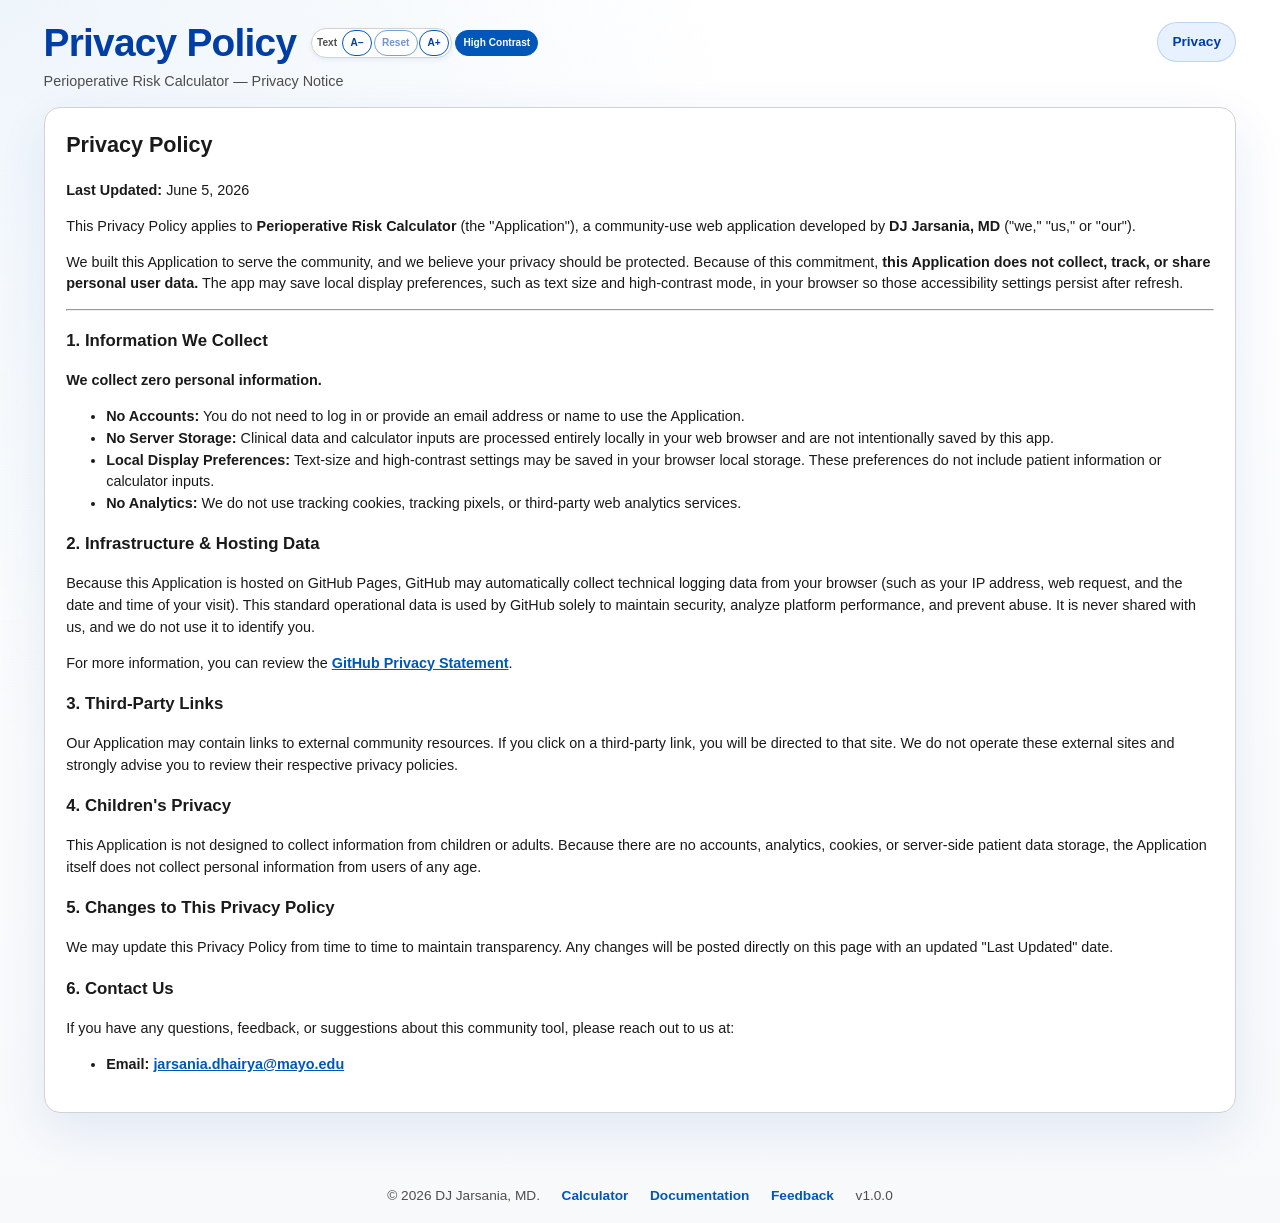
<file: privacy.html>
<!DOCTYPE html>
<html lang="en" data-text-size="default" data-contrast="standard">
  <head>
    <meta charset="utf-8" />
    <meta name="viewport" content="width=device-width,initial-scale=1" />
    <title>Privacy Notice — Perioperative Risk Calculator</title>
    <script>
      (function () {
        try {
          var size = window.localStorage.getItem('periopcalc.textSize');
          var contrast = window.localStorage.getItem('periopcalc.highContrast');
          document.documentElement.dataset.textSize = ['smallest', 'smaller', 'default', 'larger', 'largest'].indexOf(size) !== -1 ? size : 'default';
          document.documentElement.dataset.contrast = contrast === 'true' ? 'high' : 'standard';
        } catch (error) {
          document.documentElement.dataset.textSize = 'default';
          document.documentElement.dataset.contrast = 'standard';
        }
      }());
    </script>
    <link rel="stylesheet" href="style.css" />
  </head>
  <body>
    <header>
      <div class="brand">
        <div class="title-row">
          <h1>Privacy Policy</h1>
          <div class="display-controls" aria-label="Display settings">
            <div class="text-size-control" role="group" aria-label="Text size controls">
              <span class="display-label">Text</span>
              <button id="textSizeDecrease" class="display-btn" type="button" aria-label="Decrease text size" title="Decrease text size"><span aria-hidden="true">A&minus;</span></button>
              <button id="textSizeReset" class="display-btn display-btn-reset" type="button" aria-label="Reset text size" title="Reset text size"><span aria-hidden="true">Reset</span></button>
              <button id="textSizeIncrease" class="display-btn" type="button" aria-label="Increase text size" title="Increase text size"><span aria-hidden="true">A+</span></button>
            </div>
            <button id="contrastToggle" class="display-btn contrast-toggle" type="button" aria-pressed="false" title="Toggle high contrast">High Contrast</button>
          </div>
        </div>
        <p>Perioperative Risk Calculator &mdash; Privacy Notice</p>
        <p id="displayPreferenceStatus" class="sr-only" aria-live="polite" aria-atomic="true"></p>
      </div>
      <div class="badge">Privacy</div>
    </header>

    <main>
      <section class="panel">
        <h2>Privacy Policy</h2>

        <p><strong>Last Updated:</strong> June 5, 2026</p>

        <p>This Privacy Policy applies to <strong>Perioperative Risk Calculator</strong> (the "Application"), a community-use web application developed by <strong>DJ Jarsania, MD</strong> ("we," "us," or "our").</p>

        <p>We built this Application to serve the community, and we believe your privacy should be protected. Because of this commitment, <strong>this Application does not collect, track, or share personal user data.</strong> The app may save local display preferences, such as text size and high-contrast mode, in your browser so those accessibility settings persist after refresh.</p>

        <hr />

        <h3>1. Information We Collect</h3>
        <p><strong>We collect zero personal information.</strong></p>
        <ul>
          <li><strong>No Accounts:</strong> You do not need to log in or provide an email address or name to use the Application.</li>
          <li><strong>No Server Storage:</strong> Clinical data and calculator inputs are processed entirely locally in your web browser and are not intentionally saved by this app.</li>
          <li><strong>Local Display Preferences:</strong> Text-size and high-contrast settings may be saved in your browser local storage. These preferences do not include patient information or calculator inputs.</li>
          <li><strong>No Analytics:</strong> We do not use tracking cookies, tracking pixels, or third-party web analytics services.</li>
        </ul>

        <h3>2. Infrastructure &amp; Hosting Data</h3>
        <p>Because this Application is hosted on GitHub Pages, GitHub may automatically collect technical logging data from your browser (such as your IP address, web request, and the date and time of your visit). This standard operational data is used by GitHub solely to maintain security, analyze platform performance, and prevent abuse. It is never shared with us, and we do not use it to identify you.</p>
        <p>For more information, you can review the <a href="https://github.com">GitHub Privacy Statement</a>.</p>

        <h3>3. Third-Party Links</h3>
        <p>Our Application may contain links to external community resources. If you click on a third-party link, you will be directed to that site. We do not operate these external sites and strongly advise you to review their respective privacy policies.</p>

        <h3>4. Children's Privacy</h3>
        <p>This Application is not designed to collect information from children or adults. Because there are no accounts, analytics, cookies, or server-side patient data storage, the Application itself does not collect personal information from users of any age.</p>

        <h3>5. Changes to This Privacy Policy</h3>
        <p>We may update this Privacy Policy from time to time to maintain transparency. Any changes will be posted directly on this page with an updated "Last Updated" date.</p>

        <h3>6. Contact Us</h3>
        <p>If you have any questions, feedback, or suggestions about this community tool, please reach out to us at:</p>
        <ul>
          <li><strong>Email:</strong> <a href="mailto:jarsania.dhairya@mayo.edu">jarsania.dhairya@mayo.edu</a></li>
        </ul>

      </section>
    </main>

    <footer class="site-footer" role="contentinfo">
      <div class="footer-section">&copy; 2026 DJ Jarsania, MD.</div>
      <nav class="footer-section footer-links" aria-label="Footer links">
        <a href="index.html" title="Return to calculator">Calculator</a>
        <a href="README.html" target="_blank" rel="noopener noreferrer" aria-label="Open documentation in a new window" title="Open documentation in a new window">Documentation</a>
        <a href="mailto:jarsania.dhairya@mayo.edu?subject=Feedback%20for%20PeriopCalc_AIO" title="Send feedback">Feedback</a>
      </nav>
      <div class="footer-section">v1.0.0</div>
    </footer>
    <script src="display-preferences.js"></script>
  </body>
</html>
</file>
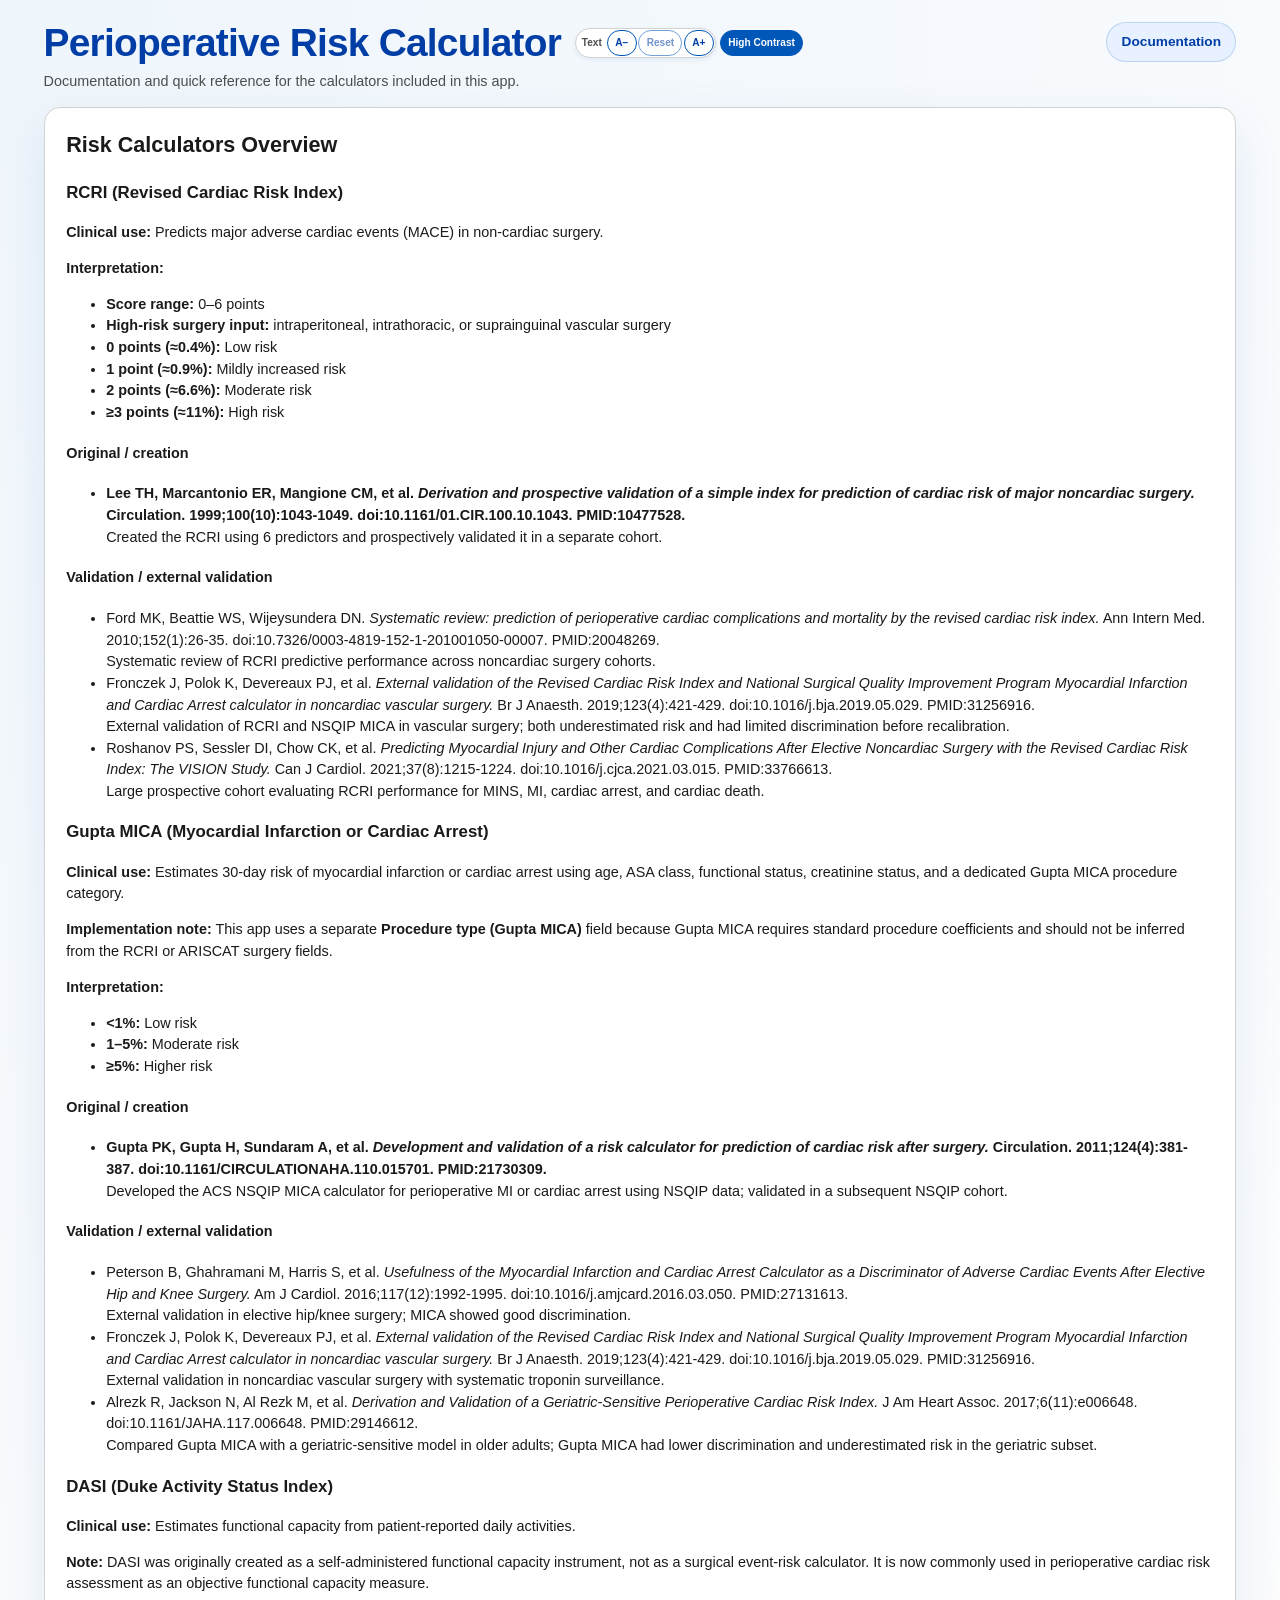
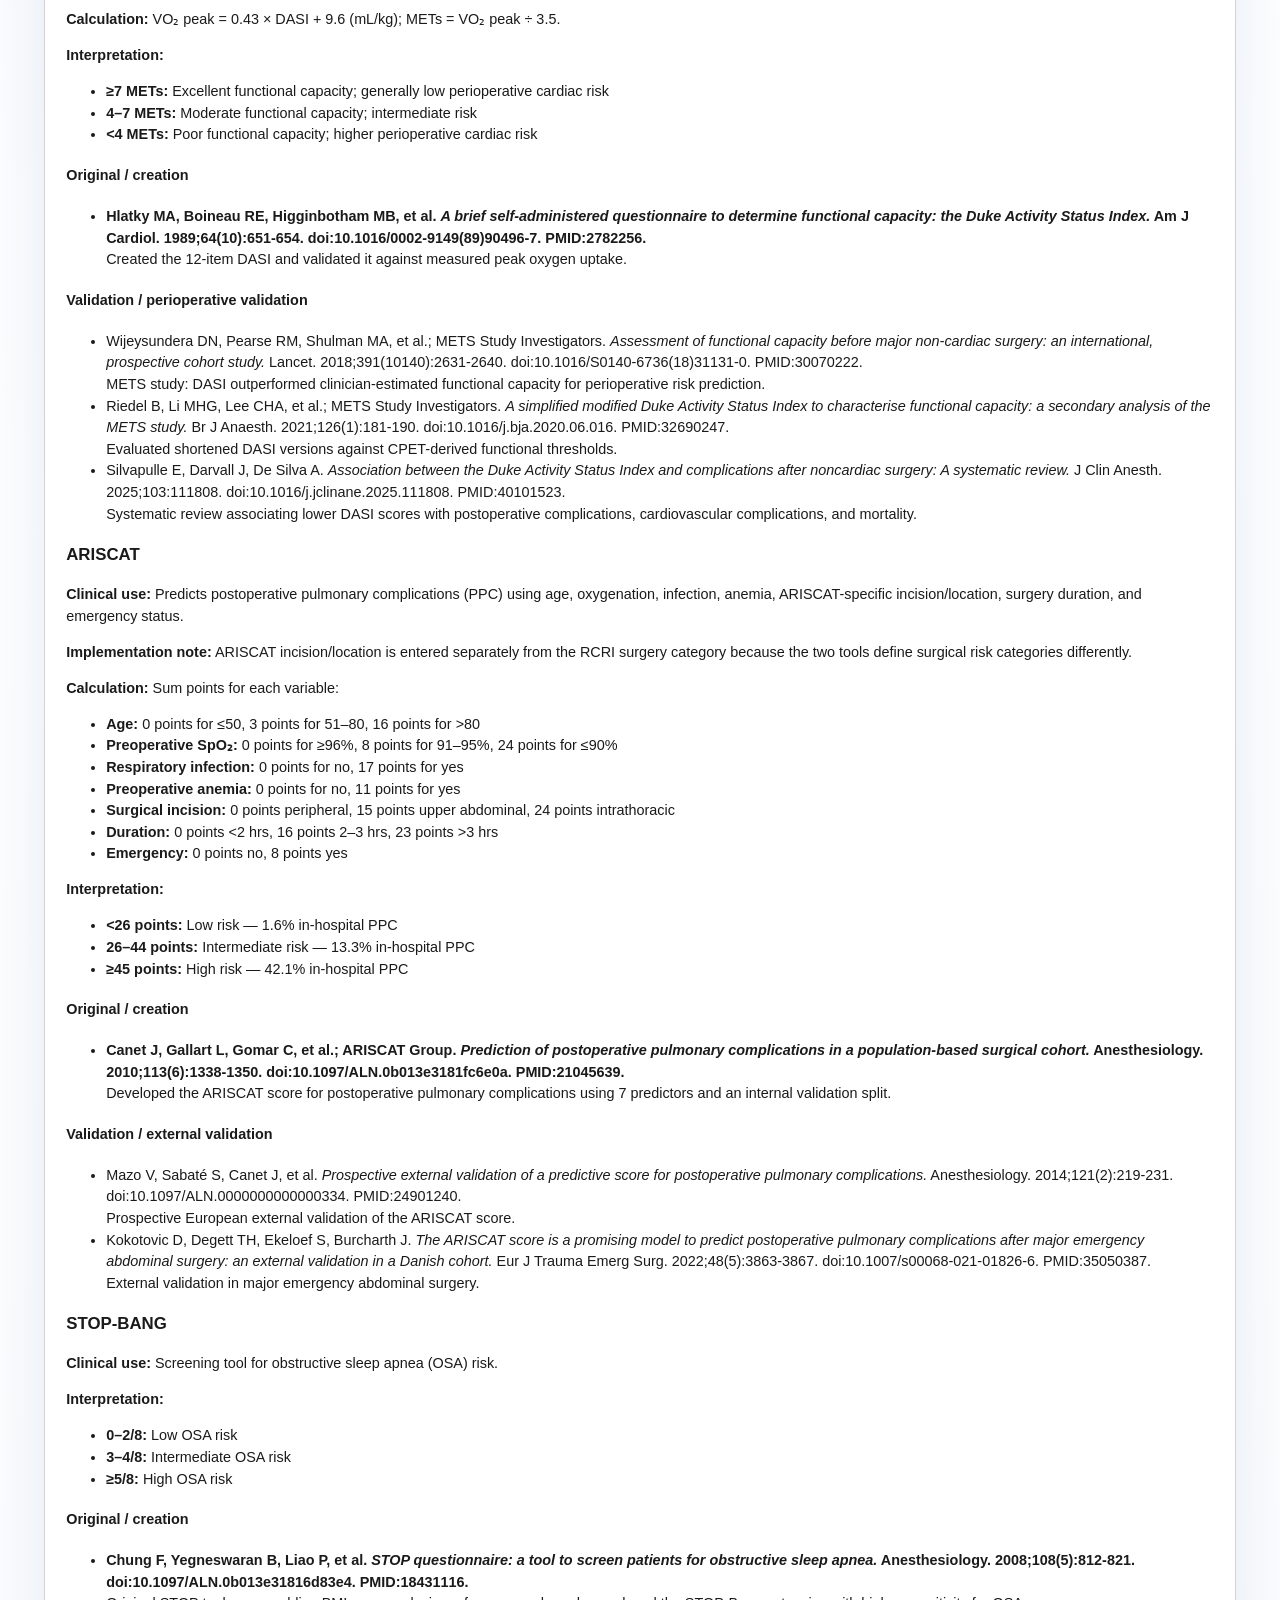
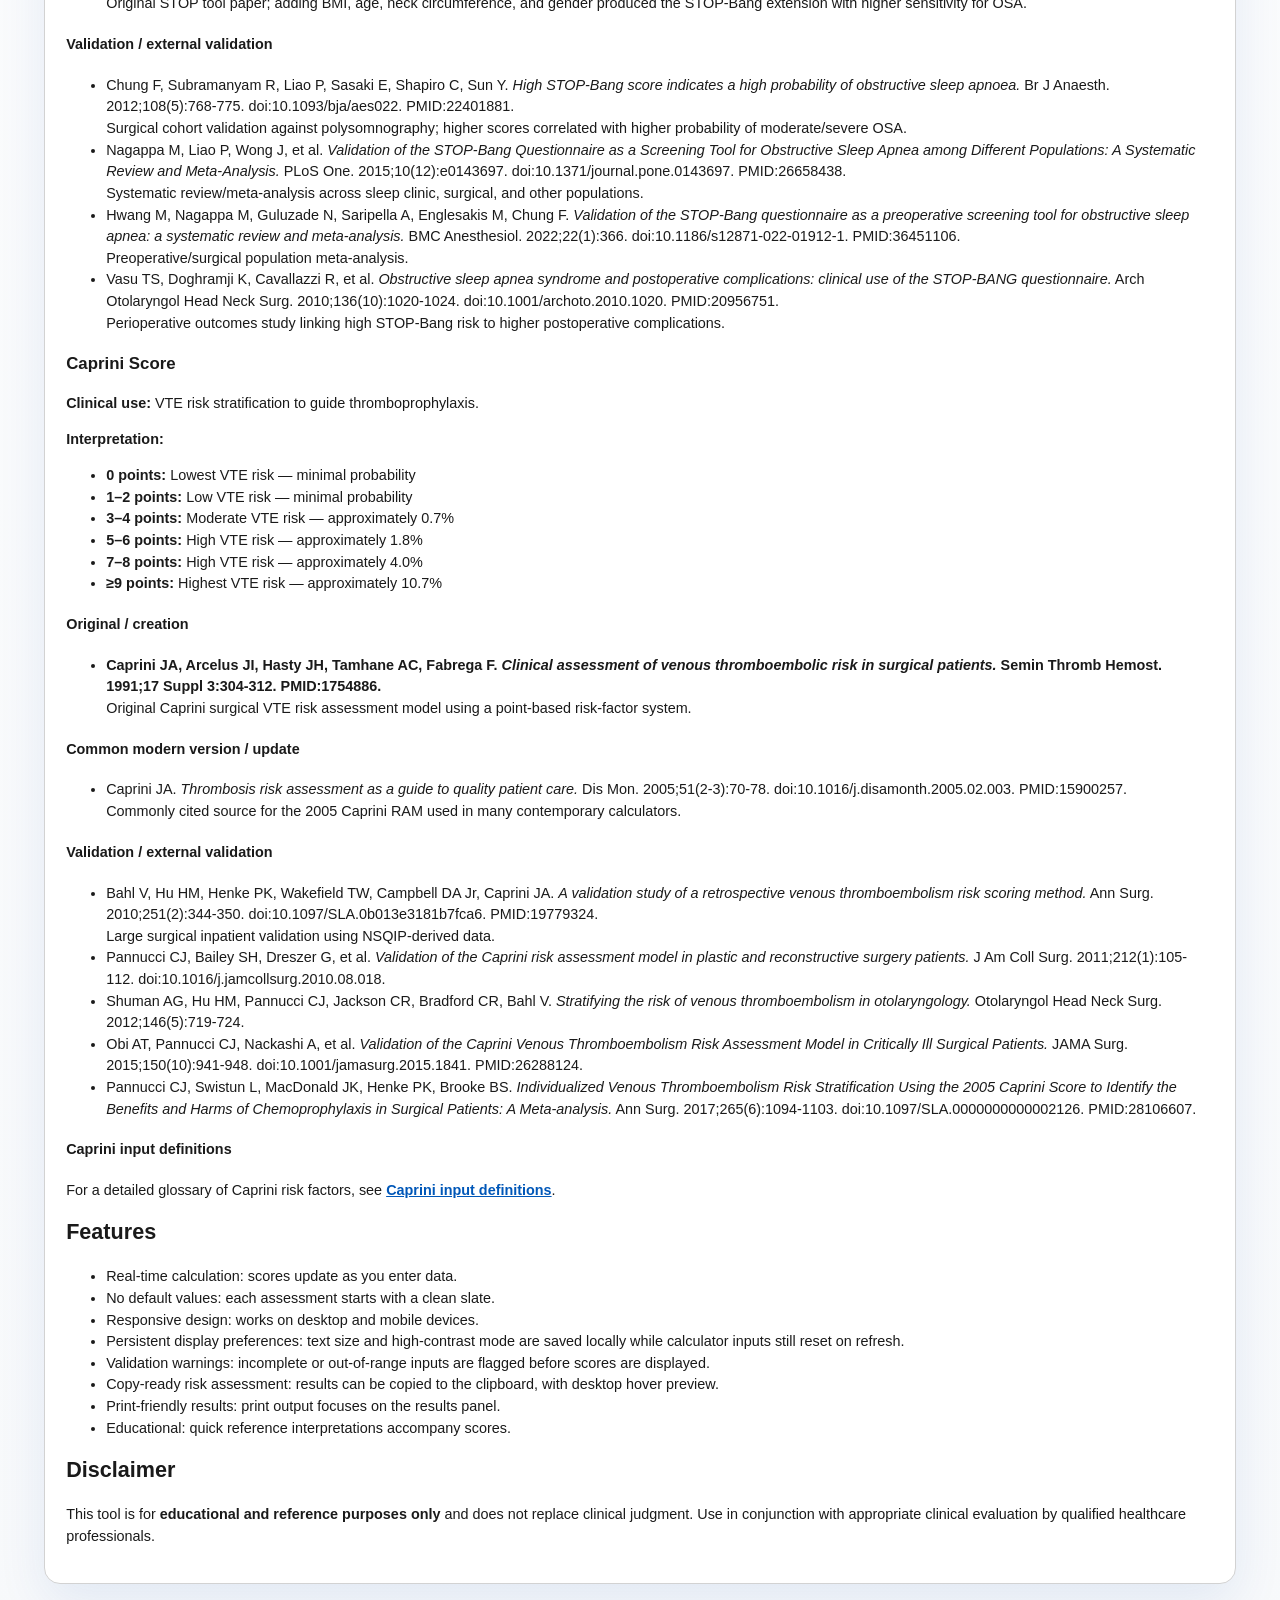
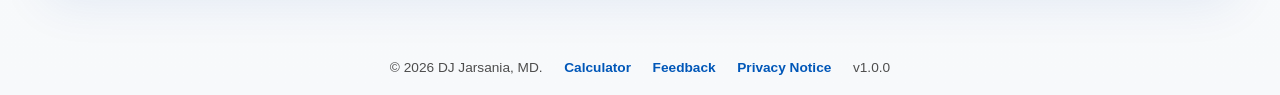
<file: README.html>
<!DOCTYPE html>
<html lang="en" data-text-size="default" data-contrast="standard">
  <head>
    <meta charset="utf-8" />
    <meta name="viewport" content="width=device-width,initial-scale=1" />
    <title>Perioperative Risk Calculator — Documentation</title>
    <script>
      (function () {
        try {
          var size = window.localStorage.getItem('periopcalc.textSize');
          var contrast = window.localStorage.getItem('periopcalc.highContrast');
          document.documentElement.dataset.textSize = ['smallest', 'smaller', 'default', 'larger', 'largest'].indexOf(size) !== -1 ? size : 'default';
          document.documentElement.dataset.contrast = contrast === 'true' ? 'high' : 'standard';
        } catch (error) {
          document.documentElement.dataset.textSize = 'default';
          document.documentElement.dataset.contrast = 'standard';
        }
      }());
    </script>
    <link rel="stylesheet" href="style.css" />
  </head>
  <body>
    <header>
      <div class="brand">
        <div class="title-row">
          <h1>Perioperative Risk Calculator</h1>
          <div class="display-controls" aria-label="Display settings">
            <div class="text-size-control" role="group" aria-label="Text size controls">
              <span class="display-label">Text</span>
              <button id="textSizeDecrease" class="display-btn" type="button" aria-label="Decrease text size" title="Decrease text size"><span aria-hidden="true">A&minus;</span></button>
              <button id="textSizeReset" class="display-btn display-btn-reset" type="button" aria-label="Reset text size" title="Reset text size"><span aria-hidden="true">Reset</span></button>
              <button id="textSizeIncrease" class="display-btn" type="button" aria-label="Increase text size" title="Increase text size"><span aria-hidden="true">A+</span></button>
            </div>
            <button id="contrastToggle" class="display-btn contrast-toggle" type="button" aria-pressed="false" title="Toggle high contrast">High Contrast</button>
          </div>
        </div>
        <p>Documentation and quick reference for the calculators included in this app.</p>
        <p id="displayPreferenceStatus" class="sr-only" aria-live="polite" aria-atomic="true"></p>
      </div>
      <div class="badge">Documentation</div>
    </header>

    <main>
        <section class="panel">
        <h2>Risk Calculators Overview</h2>

        <h3>RCRI (Revised Cardiac Risk Index)</h3>
        <p><strong>Clinical use:</strong> Predicts major adverse cardiac events (MACE) in non-cardiac surgery.</p>
        <p><strong>Interpretation:</strong></p>
        <ul>
          <li><strong>Score range:</strong> 0–6 points</li>
          <li><strong>High-risk surgery input:</strong> intraperitoneal, intrathoracic, or suprainguinal vascular surgery</li>
          <li><strong>0 points (≈0.4%):</strong> Low risk</li>
          <li><strong>1 point (≈0.9%):</strong> Mildly increased risk</li>
          <li><strong>2 points (≈6.6%):</strong> Moderate risk</li>
          <li><strong>≥3 points (≈11%):</strong> High risk</li>
        </ul>
        <h4>Original / creation</h4>
        <ul>
          <li><strong>Lee TH, Marcantonio ER, Mangione CM, et al. <em>Derivation and prospective validation of a simple index for prediction of cardiac risk of major noncardiac surgery.</em> Circulation. 1999;100(10):1043-1049. doi:10.1161/01.CIR.100.10.1043. PMID:10477528.</strong><br />Created the RCRI using 6 predictors and prospectively validated it in a separate cohort.</li>
        </ul>
        <h4>Validation / external validation</h4>
        <ul>
          <li>Ford MK, Beattie WS, Wijeysundera DN. <em>Systematic review: prediction of perioperative cardiac complications and mortality by the revised cardiac risk index.</em> Ann Intern Med. 2010;152(1):26-35. doi:10.7326/0003-4819-152-1-201001050-00007. PMID:20048269.<br />Systematic review of RCRI predictive performance across noncardiac surgery cohorts.</li>
          <li>Fronczek J, Polok K, Devereaux PJ, et al. <em>External validation of the Revised Cardiac Risk Index and National Surgical Quality Improvement Program Myocardial Infarction and Cardiac Arrest calculator in noncardiac vascular surgery.</em> Br J Anaesth. 2019;123(4):421-429. doi:10.1016/j.bja.2019.05.029. PMID:31256916.<br />External validation of RCRI and NSQIP MICA in vascular surgery; both underestimated risk and had limited discrimination before recalibration.</li>
          <li>Roshanov PS, Sessler DI, Chow CK, et al. <em>Predicting Myocardial Injury and Other Cardiac Complications After Elective Noncardiac Surgery with the Revised Cardiac Risk Index: The VISION Study.</em> Can J Cardiol. 2021;37(8):1215-1224. doi:10.1016/j.cjca.2021.03.015. PMID:33766613.<br />Large prospective cohort evaluating RCRI performance for MINS, MI, cardiac arrest, and cardiac death.</li>
        </ul>

        <h3>Gupta MICA (Myocardial Infarction or Cardiac Arrest)</h3>
        <p><strong>Clinical use:</strong> Estimates 30-day risk of myocardial infarction or cardiac arrest using age, ASA class, functional status, creatinine status, and a dedicated Gupta MICA procedure category.</p>
        <p><strong>Implementation note:</strong> This app uses a separate <strong>Procedure type (Gupta MICA)</strong> field because Gupta MICA requires standard procedure coefficients and should not be inferred from the RCRI or ARISCAT surgery fields.</p>
        <p><strong>Interpretation:</strong></p>
        <ul>
          <li><strong>&lt;1%:</strong> Low risk</li>
          <li><strong>1–5%:</strong> Moderate risk</li>
          <li><strong>≥5%:</strong> Higher risk</li>
        </ul>
        <h4>Original / creation</h4>
        <ul>
          <li><strong>Gupta PK, Gupta H, Sundaram A, et al. <em>Development and validation of a risk calculator for prediction of cardiac risk after surgery.</em> Circulation. 2011;124(4):381-387. doi:10.1161/CIRCULATIONAHA.110.015701. PMID:21730309.</strong><br />Developed the ACS NSQIP MICA calculator for perioperative MI or cardiac arrest using NSQIP data; validated in a subsequent NSQIP cohort.</li>
        </ul>
        <h4>Validation / external validation</h4>
        <ul>
          <li>Peterson B, Ghahramani M, Harris S, et al. <em>Usefulness of the Myocardial Infarction and Cardiac Arrest Calculator as a Discriminator of Adverse Cardiac Events After Elective Hip and Knee Surgery.</em> Am J Cardiol. 2016;117(12):1992-1995. doi:10.1016/j.amjcard.2016.03.050. PMID:27131613.<br />External validation in elective hip/knee surgery; MICA showed good discrimination.</li>
          <li>Fronczek J, Polok K, Devereaux PJ, et al. <em>External validation of the Revised Cardiac Risk Index and National Surgical Quality Improvement Program Myocardial Infarction and Cardiac Arrest calculator in noncardiac vascular surgery.</em> Br J Anaesth. 2019;123(4):421-429. doi:10.1016/j.bja.2019.05.029. PMID:31256916.<br />External validation in noncardiac vascular surgery with systematic troponin surveillance.</li>
          <li>Alrezk R, Jackson N, Al Rezk M, et al. <em>Derivation and Validation of a Geriatric-Sensitive Perioperative Cardiac Risk Index.</em> J Am Heart Assoc. 2017;6(11):e006648. doi:10.1161/JAHA.117.006648. PMID:29146612.<br />Compared Gupta MICA with a geriatric-sensitive model in older adults; Gupta MICA had lower discrimination and underestimated risk in the geriatric subset.</li>
        </ul>

        <h3>DASI (Duke Activity Status Index)</h3>
        <p><strong>Clinical use:</strong> Estimates functional capacity from patient-reported daily activities.</p>
        <p><strong>Note:</strong> DASI was originally created as a self-administered functional capacity instrument, not as a surgical event-risk calculator. It is now commonly used in perioperative cardiac risk assessment as an objective functional capacity measure.</p>
        <p><strong>Calculation:</strong> VO₂ peak = 0.43 × DASI + 9.6 (mL/kg); METs = VO₂ peak ÷ 3.5.</p>
        <p><strong>Interpretation:</strong></p>
        <ul>
          <li><strong>≥7 METs:</strong> Excellent functional capacity; generally low perioperative cardiac risk</li>
          <li><strong>4–7 METs:</strong> Moderate functional capacity; intermediate risk</li>
          <li><strong>&lt;4 METs:</strong> Poor functional capacity; higher perioperative cardiac risk</li>
        </ul>
        <h4>Original / creation</h4>
        <ul>
          <li><strong>Hlatky MA, Boineau RE, Higginbotham MB, et al. <em>A brief self-administered questionnaire to determine functional capacity: the Duke Activity Status Index.</em> Am J Cardiol. 1989;64(10):651-654. doi:10.1016/0002-9149(89)90496-7. PMID:2782256.</strong><br />Created the 12-item DASI and validated it against measured peak oxygen uptake.</li>
        </ul>
        <h4>Validation / perioperative validation</h4>
        <ul>
          <li>Wijeysundera DN, Pearse RM, Shulman MA, et al.; METS Study Investigators. <em>Assessment of functional capacity before major non-cardiac surgery: an international, prospective cohort study.</em> Lancet. 2018;391(10140):2631-2640. doi:10.1016/S0140-6736(18)31131-0. PMID:30070222.<br />METS study: DASI outperformed clinician-estimated functional capacity for perioperative risk prediction.</li>
          <li>Riedel B, Li MHG, Lee CHA, et al.; METS Study Investigators. <em>A simplified modified Duke Activity Status Index to characterise functional capacity: a secondary analysis of the METS study.</em> Br J Anaesth. 2021;126(1):181-190. doi:10.1016/j.bja.2020.06.016. PMID:32690247.<br />Evaluated shortened DASI versions against CPET-derived functional thresholds.</li>
          <li>Silvapulle E, Darvall J, De Silva A. <em>Association between the Duke Activity Status Index and complications after noncardiac surgery: A systematic review.</em> J Clin Anesth. 2025;103:111808. doi:10.1016/j.jclinane.2025.111808. PMID:40101523.<br />Systematic review associating lower DASI scores with postoperative complications, cardiovascular complications, and mortality.</li>
        </ul>

        <h3>ARISCAT</h3>
        <p><strong>Clinical use:</strong> Predicts postoperative pulmonary complications (PPC) using age, oxygenation, infection, anemia, ARISCAT-specific incision/location, surgery duration, and emergency status.</p>
        <p><strong>Implementation note:</strong> ARISCAT incision/location is entered separately from the RCRI surgery category because the two tools define surgical risk categories differently.</p>
        <p><strong>Calculation:</strong> Sum points for each variable:</p>
        <ul>
          <li><strong>Age:</strong> 0 points for ≤50, 3 points for 51–80, 16 points for >80</li>
          <li><strong>Preoperative SpO₂:</strong> 0 points for ≥96%, 8 points for 91–95%, 24 points for ≤90%</li>
          <li><strong>Respiratory infection:</strong> 0 points for no, 17 points for yes</li>
          <li><strong>Preoperative anemia:</strong> 0 points for no, 11 points for yes</li>
          <li><strong>Surgical incision:</strong> 0 points peripheral, 15 points upper abdominal, 24 points intrathoracic</li>
          <li><strong>Duration:</strong> 0 points <2 hrs, 16 points 2–3 hrs, 23 points >3 hrs</li>
          <li><strong>Emergency:</strong> 0 points no, 8 points yes</li>
        </ul>
        <p><strong>Interpretation:</strong></p>
        <ul>
          <li><strong>&lt;26 points:</strong> Low risk — 1.6% in-hospital PPC</li>
          <li><strong>26–44 points:</strong> Intermediate risk — 13.3% in-hospital PPC</li>
          <li><strong>≥45 points:</strong> High risk — 42.1% in-hospital PPC</li>
        </ul>
        <h4>Original / creation</h4>
        <ul>
          <li><strong>Canet J, Gallart L, Gomar C, et al.; ARISCAT Group. <em>Prediction of postoperative pulmonary complications in a population-based surgical cohort.</em> Anesthesiology. 2010;113(6):1338-1350. doi:10.1097/ALN.0b013e3181fc6e0a. PMID:21045639.</strong><br />Developed the ARISCAT score for postoperative pulmonary complications using 7 predictors and an internal validation split.</li>
        </ul>
        <h4>Validation / external validation</h4>
        <ul>
          <li>Mazo V, Sabaté S, Canet J, et al. <em>Prospective external validation of a predictive score for postoperative pulmonary complications.</em> Anesthesiology. 2014;121(2):219-231. doi:10.1097/ALN.0000000000000334. PMID:24901240.<br />Prospective European external validation of the ARISCAT score.</li>
          <li>Kokotovic D, Degett TH, Ekeloef S, Burcharth J. <em>The ARISCAT score is a promising model to predict postoperative pulmonary complications after major emergency abdominal surgery: an external validation in a Danish cohort.</em> Eur J Trauma Emerg Surg. 2022;48(5):3863-3867. doi:10.1007/s00068-021-01826-6. PMID:35050387.<br />External validation in major emergency abdominal surgery.</li>
        </ul>

        <h3>STOP-BANG</h3>
        <p><strong>Clinical use:</strong> Screening tool for obstructive sleep apnea (OSA) risk.</p>
        <p><strong>Interpretation:</strong></p>
        <ul>
          <li><strong>0–2/8:</strong> Low OSA risk</li>
          <li><strong>3–4/8:</strong> Intermediate OSA risk</li>
          <li><strong>≥5/8:</strong> High OSA risk</li>
        </ul>
        <h4>Original / creation</h4>
        <ul>
          <li><strong>Chung F, Yegneswaran B, Liao P, et al. <em>STOP questionnaire: a tool to screen patients for obstructive sleep apnea.</em> Anesthesiology. 2008;108(5):812-821. doi:10.1097/ALN.0b013e31816d83e4. PMID:18431116.</strong><br />Original STOP tool paper; adding BMI, age, neck circumference, and gender produced the STOP-Bang extension with higher sensitivity for OSA.</li>
        </ul>
        <h4>Validation / external validation</h4>
        <ul>
          <li>Chung F, Subramanyam R, Liao P, Sasaki E, Shapiro C, Sun Y. <em>High STOP-Bang score indicates a high probability of obstructive sleep apnoea.</em> Br J Anaesth. 2012;108(5):768-775. doi:10.1093/bja/aes022. PMID:22401881.<br />Surgical cohort validation against polysomnography; higher scores correlated with higher probability of moderate/severe OSA.</li>
          <li>Nagappa M, Liao P, Wong J, et al. <em>Validation of the STOP-Bang Questionnaire as a Screening Tool for Obstructive Sleep Apnea among Different Populations: A Systematic Review and Meta-Analysis.</em> PLoS One. 2015;10(12):e0143697. doi:10.1371/journal.pone.0143697. PMID:26658438.<br />Systematic review/meta-analysis across sleep clinic, surgical, and other populations.</li>
          <li>Hwang M, Nagappa M, Guluzade N, Saripella A, Englesakis M, Chung F. <em>Validation of the STOP-Bang questionnaire as a preoperative screening tool for obstructive sleep apnea: a systematic review and meta-analysis.</em> BMC Anesthesiol. 2022;22(1):366. doi:10.1186/s12871-022-01912-1. PMID:36451106.<br />Preoperative/surgical population meta-analysis.</li>
          <li>Vasu TS, Doghramji K, Cavallazzi R, et al. <em>Obstructive sleep apnea syndrome and postoperative complications: clinical use of the STOP-BANG questionnaire.</em> Arch Otolaryngol Head Neck Surg. 2010;136(10):1020-1024. doi:10.1001/archoto.2010.1020. PMID:20956751.<br />Perioperative outcomes study linking high STOP-Bang risk to higher postoperative complications.</li>
        </ul>

        <h3>Caprini Score</h3>
        <p><strong>Clinical use:</strong> VTE risk stratification to guide thromboprophylaxis.</p>
        <p><strong>Interpretation:</strong></p>
        <ul>
          <li><strong>0 points:</strong> Lowest VTE risk — minimal probability</li>
          <li><strong>1–2 points:</strong> Low VTE risk — minimal probability</li>
          <li><strong>3–4 points:</strong> Moderate VTE risk — approximately 0.7%</li>
          <li><strong>5–6 points:</strong> High VTE risk — approximately 1.8%</li>
          <li><strong>7–8 points:</strong> High VTE risk — approximately 4.0%</li>
          <li><strong>≥9 points:</strong> Highest VTE risk — approximately 10.7%</li>
        </ul>
        <h4>Original / creation</h4>
        <ul>
          <li><strong>Caprini JA, Arcelus JI, Hasty JH, Tamhane AC, Fabrega F. <em>Clinical assessment of venous thromboembolic risk in surgical patients.</em> Semin Thromb Hemost. 1991;17 Suppl 3:304-312. PMID:1754886.</strong><br />Original Caprini surgical VTE risk assessment model using a point-based risk-factor system.</li>
        </ul>
        <h4>Common modern version / update</h4>
        <ul>
          <li>Caprini JA. <em>Thrombosis risk assessment as a guide to quality patient care.</em> Dis Mon. 2005;51(2-3):70-78. doi:10.1016/j.disamonth.2005.02.003. PMID:15900257.<br />Commonly cited source for the 2005 Caprini RAM used in many contemporary calculators.</li>
        </ul>
        <h4>Validation / external validation</h4>
        <ul>
          <li>Bahl V, Hu HM, Henke PK, Wakefield TW, Campbell DA Jr, Caprini JA. <em>A validation study of a retrospective venous thromboembolism risk scoring method.</em> Ann Surg. 2010;251(2):344-350. doi:10.1097/SLA.0b013e3181b7fca6. PMID:19779324.<br />Large surgical inpatient validation using NSQIP-derived data.</li>
          <li>Pannucci CJ, Bailey SH, Dreszer G, et al. <em>Validation of the Caprini risk assessment model in plastic and reconstructive surgery patients.</em> J Am Coll Surg. 2011;212(1):105-112. doi:10.1016/j.jamcollsurg.2010.08.018.</li>
          <li>Shuman AG, Hu HM, Pannucci CJ, Jackson CR, Bradford CR, Bahl V. <em>Stratifying the risk of venous thromboembolism in otolaryngology.</em> Otolaryngol Head Neck Surg. 2012;146(5):719-724.</li>
          <li>Obi AT, Pannucci CJ, Nackashi A, et al. <em>Validation of the Caprini Venous Thromboembolism Risk Assessment Model in Critically Ill Surgical Patients.</em> JAMA Surg. 2015;150(10):941-948. doi:10.1001/jamasurg.2015.1841. PMID:26288124.</li>
          <li>Pannucci CJ, Swistun L, MacDonald JK, Henke PK, Brooke BS. <em>Individualized Venous Thromboembolism Risk Stratification Using the 2005 Caprini Score to Identify the Benefits and Harms of Chemoprophylaxis in Surgical Patients: A Meta-analysis.</em> Ann Surg. 2017;265(6):1094-1103. doi:10.1097/SLA.0000000000002126. PMID:28106607.</li>
        </ul>
        <h4>Caprini input definitions</h4>
        <p>For a detailed glossary of Caprini risk factors, see <a href="caprini_input_description.html" target="_blank" rel="noopener">Caprini input definitions</a>.</p>

        <h2>Features</h2>
        <ul>
          <li>Real-time calculation: scores update as you enter data.</li>
          <li>No default values: each assessment starts with a clean slate.</li>
          <li>Responsive design: works on desktop and mobile devices.</li>
          <li>Persistent display preferences: text size and high-contrast mode are saved locally while calculator inputs still reset on refresh.</li>
          <li>Validation warnings: incomplete or out-of-range inputs are flagged before scores are displayed.</li>
          <li>Copy-ready risk assessment: results can be copied to the clipboard, with desktop hover preview.</li>
          <li>Print-friendly results: print output focuses on the results panel.</li>
          <li>Educational: quick reference interpretations accompany scores.</li>
        </ul>

        <h2>Disclaimer</h2>
        <p>This tool is for <strong>educational and reference purposes only</strong> and does not replace clinical judgment. Use in conjunction with appropriate clinical evaluation by qualified healthcare professionals.</p>
      </section>
    </main>

    <footer class="site-footer" role="contentinfo">
      <div class="footer-section">&copy; 2026 DJ Jarsania, MD.</div>
      <nav class="footer-section footer-links" aria-label="Footer links">
        <a href="index.html" title="Return to calculator">Calculator</a>
        <a href="mailto:jarsania.dhairya@mayo.edu?subject=Feedback%20for%20PeriopCalc_AIO" title="Send feedback">Feedback</a>
        <a href="privacy.html" target="_blank" rel="noopener noreferrer" aria-label="Open Privacy Notice in a new window" title="Open Privacy Notice in a new window">Privacy Notice</a>
      </nav>
      <div class="footer-section">v1.0.0</div>
    </footer>
    <script src="display-preferences.js"></script>
  </body>
</html>
</file>
<file: style.css>
:root {
  color-scheme: light;
  --bg: #f7f9fb;
  --bg-soft: #eef5fb;
  --panel: #ffffff;
  --panel-alt: #f1f6fc;
  --text: #1a1a1a;
  --muted: #4d4d4d;
  --border: #d2d2d2;
  --primary: #0057b8;
  --primary-dark: #003da5;
  --primary-soft: #e7f1ff;
  --primary-hover: #009cde;
  --link: #0057b8;
  --button-text: #ffffff;
  --input-bg: #ffffff;
  --input-text: #1a1a1a;
  --success: #0b6b3a;
  --warning-bg: #fff7e5;
  --warning-text: #4d2c00;
  --warning-border: #b86e00;
  --danger: #b42318;
  --danger-bg: #fff1f0;
  --focus: #0070be;
  --shadow: 0 18px 50px rgba(0, 61, 165, 0.09);
  --radius: 16px;
  font-family: Arial, "Helvetica Neue", Helvetica, sans-serif;
}

html {
  font-size: 90%;
}

html[data-text-size="smallest"] {
  font-size: 70%;
}

html[data-text-size="smaller"] {
  font-size: 80%;
}

html[data-text-size="default"] {
  font-size: 90%;
}

html[data-text-size="larger"] {
  font-size: 100%;
}

html[data-text-size="largest"] {
  font-size: 110%;
}

html[data-contrast="high"] {
  color-scheme: dark;
  --bg: #000000;
  --bg-soft: #000000;
  --panel: #000000;
  --panel-alt: #111111;
  --text: #ffffff;
  --muted: #f2f2f2;
  --border: #ffffff;
  --primary: #ffd500;
  --primary-dark: #ffe45c;
  --primary-soft: #1a1a1a;
  --primary-hover: #ffffff;
  --link: #00d4ff;
  --button-text: #000000;
  --input-bg: #000000;
  --input-text: #ffffff;
  --success: #7dff9d;
  --warning-bg: #1f1a00;
  --warning-text: #fff6a6;
  --warning-border: #ffd500;
  --danger: #ff8a80;
  --danger-bg: #240000;
  --focus: #ffd500;
  --shadow: none;
}

* {
  box-sizing: border-box;
}

html,
body {
  margin: 0;
  min-height: 100%;
  background: radial-gradient(circle at top left, var(--bg-soft) 0%, transparent 42%),
    linear-gradient(180deg, #ffffff 0%, var(--bg) 100%);
  color: var(--text);
}

html[data-contrast="high"] body {
  background: #000000;
}

body {
  line-height: 1.5;
}

body,
button,
input,
select,
textarea {
  font-family: Arial, "Helvetica Neue", Helvetica, sans-serif;
}

button,
input,
select {
  font: inherit;
}

header {
  padding: 1.5rem 1.25rem 1rem;
  display: flex;
  flex-wrap: wrap;
  justify-content: space-between;
  gap: 1rem;
  align-items: flex-start;
  max-width: 78rem;
  margin: 0 auto;
}

.brand {
  flex: 1 1 42rem;
  min-width: 0;
}

.title-row {
  display: flex;
  align-items: center;
  flex-wrap: wrap;
  gap: 0.75rem 1rem;
}

header .brand h1 {
  margin: 0;
  color: var(--primary-dark);
  font-size: clamp(1.7rem, 1.15rem + 2.1vw, 2.7rem);
  line-height: 1.1;
  letter-spacing: -0.02em;
}

html[data-contrast="high"] header .brand h1 {
  color: var(--primary-dark);
}

header .brand p {
  margin: 0.45rem 0 0;
  color: var(--muted);
  max-width: 68ch;
}

.display-controls {
  display: flex;
  align-items: center;
  flex-wrap: wrap;
  gap: 0.25rem;
}

.text-size-control {
  display: inline-flex;
  align-items: center;
  gap: 0.125rem;
  padding: 0.125rem;
  border: 1px solid var(--border);
  border-radius: 999px;
  background: var(--panel);
  box-shadow: 0 0.125rem 0.375rem rgba(0, 61, 165, 0.08);
}

.display-label {
  padding: 0 0.25rem;
  color: var(--muted);
  font-size: 0.7rem;
  font-weight: 700;
}

.display-btn {
  position: relative;
  min-height: 1.75rem;
  min-width: 1.75rem;
  border: 1px solid var(--primary);
  border-radius: 999px;
  background: var(--panel);
  color: var(--primary-dark);
  cursor: pointer;
  font-size: 0.7rem;
  font-weight: 800;
  line-height: 1;
  padding: 0 0.5rem;
  transition: background-color 120ms ease, color 120ms ease, border-color 120ms ease;
}

.display-btn::after {
  content: "";
  position: absolute;
  inset: -0.35rem;
}

.display-btn:hover:not(:disabled) {
  background: var(--primary-soft);
}

.display-btn:disabled {
  cursor: not-allowed;
  opacity: 0.55;
}

.display-btn-reset {
  min-width: 2.4rem;
}

.contrast-toggle {
  background: var(--primary);
  color: var(--button-text);
  border-color: var(--primary);
  white-space: nowrap;
}

.contrast-toggle:hover,
.contrast-toggle[aria-pressed="true"] {
  background: var(--primary-dark);
  color: var(--button-text);
}

html[data-contrast="high"] .text-size-control {
  box-shadow: none;
}

html[data-contrast="high"] .display-btn:not(.contrast-toggle) {
  color: var(--text);
  background: #000000;
  border-color: #ffffff;
}

html[data-contrast="high"] .display-btn:hover:not(:disabled) {
  color: #000000;
  background: #ffd500;
  border-color: #ffd500;
}

.badge {
  align-self: flex-start;
  background: var(--primary-soft);
  color: var(--primary-dark);
  border: 1px solid rgba(0, 87, 184, 0.18);
  border-radius: 999px;
  padding: 0.625rem 1rem;
  font-weight: 800;
  font-size: 0.95rem;
}

html[data-contrast="high"] .badge {
  color: #000000;
  background: #ffd500;
  border-color: #ffd500;
}

main {
  padding: 0 1.25rem 2rem;
  max-width: 78rem;
  margin: 0 auto;
}

main > section:not(.clinical-disclaimer):not(.intro-card):not(.calculator-grid):not(.panel) {
  margin: 0 auto 1rem;
  padding: 1.25rem;
  border-radius: var(--radius);
  background: var(--panel);
  border: 1px solid var(--border);
}

a {
  color: var(--link);
  font-weight: 700;
}

a:hover {
  text-decoration-thickness: 0.13em;
}

:focus-visible {
  outline: 3px solid var(--focus);
  outline-offset: 3px;
}

.sr-only {
  position: absolute;
  width: 1px;
  height: 1px;
  padding: 0;
  margin: -1px;
  overflow: hidden;
  clip: rect(0, 0, 0, 0);
  white-space: nowrap;
  border: 0;
}

.clinical-disclaimer,
.app-error,
.intro-card {
  margin: 0 auto 1.5rem;
  padding: 1rem 1.25rem;
  border-radius: var(--radius);
  background: var(--panel);
  border: 1px solid var(--border);
}

.clinical-disclaimer {
  display: flex;
  align-items: flex-start;
  gap: 0.7rem;
  margin-bottom: 1rem;
  background: var(--warning-bg);
  border-color: var(--warning-border);
  border-left: 0.4rem solid var(--warning-border);
  color: var(--warning-text);
  box-shadow: 0 0.625rem 1.5rem rgba(184, 110, 0, 0.08);
}

html[data-contrast="high"] .clinical-disclaimer {
  box-shadow: none;
}

.clinical-disclaimer::before {
  content: "!";
  display: inline-grid;
  place-items: center;
  flex: 0 0 auto;
  width: 1.45em;
  height: 1.45em;
  border-radius: 999px;
  background: var(--warning-border);
  color: #ffffff;
  font-weight: 900;
  line-height: 1;
}

html[data-contrast="high"] .clinical-disclaimer::before {
  color: #000000;
}

.disclaimer-title {
  flex: 0 0 auto;
  font-weight: 900;
  color: inherit;
}

.disclaimer-text {
  min-width: 0;
}

.intro-card p,
.app-error p {
  margin: 0;
}

.app-error {
  background: var(--danger-bg);
  border-color: var(--danger);
  color: var(--danger);
  font-weight: 800;
}

.intro-card {
  color: var(--muted);
}

.calculator-grid {
  display: grid;
  grid-template-columns: minmax(0, 1.45fr) minmax(22.5rem, 26.25rem);
  gap: 1.25rem;
  align-items: start;
}

.panel {
  background: var(--panel);
  border: 1px solid var(--border);
  border-radius: var(--radius);
  padding: 1.5rem;
  box-shadow: var(--shadow);
  min-width: 0;
}

.results {
  align-self: start;
  height: fit-content;
}

@media (min-width: 761px) {
  .results {
    position: sticky;
    top: 1.25rem;
  }
}

.panel h2 {
  margin-top: 0;
}

fieldset {
  border: 1px solid var(--border);
  border-radius: 1rem;
  padding: 1.125rem 1.125rem 0.5rem;
  margin: 0 0 1.25rem;
  min-width: 0;
}

legend {
  padding: 0 0.5rem;
  font-weight: 900;
  color: var(--primary-dark);
}

html[data-contrast="high"] legend {
  color: var(--primary-dark);
}

.help-text,
.field-row small {
  color: var(--muted);
  font-size: 0.92rem;
}

.subsection-label {
  margin: 0.5rem 0 0.75rem;
  font-weight: 900;
}

.field-row {
  display: grid;
  gap: 0.5rem;
  margin-bottom: 1rem;
}

.field-row label {
  font-weight: 700;
  color: var(--text);
}

.field-row input[type="number"],
.field-row select {
  width: 100%;
  min-height: 2.75rem;
  border: 1px solid var(--border);
  border-radius: 0.5rem;
  padding: 0 0.75rem;
  font-size: 1rem;
  color: var(--input-text);
  background: var(--input-bg);
}

.field-row input[type="number"]:focus-visible,
.field-row select:focus-visible,
.export-btn:focus-visible,
.toggle:focus-visible,
.display-btn:focus-visible {
  outline: 3px solid var(--focus);
  outline-offset: 2px;
  border-color: var(--focus);
}

.checkbox-row {
  grid-template-columns: 1fr;
}

.checkbox-row label {
  display: flex;
  align-items: flex-start;
  gap: 0.625rem;
  color: var(--text);
  font-weight: 500;
}

.checkbox-row input[type="checkbox"],
.field-row input[type="checkbox"] {
  width: 1.25rem;
  height: 1.25rem;
  min-width: 1.25rem;
  min-height: 1.25rem;
  margin-top: 0.125rem;
  accent-color: var(--primary);
  cursor: pointer;
}

.checkbox-row input[type="checkbox"]:focus-visible,
.field-row input[type="checkbox"]:focus-visible {
  outline: 3px solid var(--focus);
  outline-offset: 3px;
}

.collapsible {
  border: 1px solid var(--border);
  border-radius: 0.75rem;
  padding: 0;
  background: var(--panel);
  margin-bottom: 0.75rem;
  overflow: hidden;
}

.toggle {
  display: flex;
  justify-content: space-between;
  align-items: center;
  cursor: pointer;
  gap: 0.625rem;
  font-weight: 900;
  width: 100%;
  border: 0;
  background: var(--panel);
  color: var(--text);
  text-align: left;
  padding: 0.75rem 0.875rem;
  font: inherit;
}

.toggle:hover {
  background: var(--panel-alt);
}

.collapsible .content {
  margin-top: 0;
  padding: 0.75rem 0.875rem 0.125rem;
  border-top: 1px solid var(--border);
}

.validation-message {
  background: var(--warning-bg);
  color: var(--warning-text);
  border: 1px solid var(--warning-border);
  border-radius: 0.625rem;
  padding: 0.625rem 0.875rem;
  margin-bottom: 0.875rem;
  font-size: 0.96rem;
  font-weight: 800;
}

.validation-message:empty {
  display: none;
}

input.invalid,
select.invalid {
  border-color: var(--danger);
  box-shadow: 0 0 0 3px rgba(180, 35, 24, 0.18);
}

html[data-contrast="high"] input.invalid,
html[data-contrast="high"] select.invalid {
  box-shadow: 0 0 0 3px var(--danger);
}

.caprini-warning {
  color: var(--danger);
  background: var(--danger-bg);
  border-left: 0.25rem solid var(--danger);
  border-radius: 0.5rem;
  font-weight: 900;
  margin: 0.75rem 0;
  padding: 0.625rem 0.75rem;
}

.results-header {
  display: flex;
  justify-content: space-between;
  align-items: flex-start;
  gap: 0.75rem;
  margin-bottom: 0.75rem;
}

.results-header h2 {
  margin-bottom: 0;
}

.export-control {
  position: relative;
  display: inline-flex;
  align-items: flex-start;
  justify-content: flex-end;
}

.export-btn {
  border: 2px solid var(--primary);
  border-radius: 999px;
  background: var(--primary);
  color: var(--button-text);
  min-height: 2.625rem;
  padding: 0 1rem;
  font-weight: 900;
  cursor: pointer;
  white-space: nowrap;
}

.export-btn:hover {
  background: var(--primary-hover);
  border-color: var(--primary-hover);
}

.export-preview {
  display: none;
  position: absolute;
  right: 0;
  top: calc(100% + 0.625rem);
  z-index: 20;
  width: min(35rem, 82vw);
  max-height: 26rem;
  overflow: auto;
  padding: 0.875rem;
  border: 1px solid var(--border);
  border-radius: 0.875rem;
  background: var(--panel);
  color: var(--text);
  box-shadow: 0 18px 45px rgba(0, 61, 165, 0.18);
}

html[data-contrast="high"] .export-preview {
  box-shadow: none;
}

.export-preview strong {
  display: block;
  margin-bottom: 0.5rem;
}

.copy-preview-content {
  margin: 0;
  font-family: inherit;
  font-size: 0.9rem;
  line-height: 1.45;
}

.copy-preview-content div {
  margin: 0;
}

.copy-preview-content .preview-section {
  margin-top: 0.375rem;
}

.copy-preview-content .preview-subitem {
  padding-left: 1.75rem;
}

@media (hover: hover) and (pointer: fine) {
  .export-control:hover .export-preview,
  .export-control:focus-within .export-preview {
    display: block;
  }
}

.copy-status {
  min-height: 1.3em;
  color: var(--success);
  font-weight: 900;
  margin: 0 0 0.75rem;
}

.copy-status-error {
  color: var(--danger);
}

.result-grid {
  display: grid;
  grid-template-columns: repeat(2, minmax(0, 1fr));
  gap: 1rem;
}

.result-card {
  background: var(--panel-alt);
  border: 1px solid transparent;
  border-radius: 1rem;
  padding: 1.125rem;
  min-height: 7rem;
}

html[data-contrast="high"] .result-card {
  border-color: var(--border);
}

.result-card h3 {
  margin: 0 0 0.625rem;
  color: var(--primary-dark);
  font-size: 1rem;
  line-height: 1.2;
}

html[data-contrast="high"] .result-card h3 {
  color: var(--text);
}

.result-card p {
  margin: 0.375rem 0;
}

.result-card strong {
  display: inline-block;
  margin-bottom: 0.375rem;
  color: var(--text);
  font-size: 1.55rem;
  line-height: 1.1;
}

@media (min-width: 1024px) {
  main,
  header {
    max-width: min(96vw, 96rem);
  }

  .calculator-grid {
    grid-template-columns: minmax(0, 1fr) minmax(clamp(23rem, 31vw, 35rem), clamp(23rem, 33vw, 35rem));
    gap: clamp(1.25rem, 2vw, 2.25rem);
  }

  .results {
    font-size: clamp(0.95rem, 0.76rem + 0.32vw, 1.12rem);
    padding: clamp(1.25rem, 0.9rem + 0.8vw, 2rem);
  }

  .results .result-grid {
    grid-template-columns: repeat(auto-fit, minmax(clamp(9.75rem, 12vw, 13.5rem), 1fr));
    gap: clamp(0.75rem, 0.65rem + 0.45vw, 1.25rem);
  }

  .results .result-card {
    padding: clamp(0.9rem, 0.7rem + 0.65vw, 1.5rem);
    min-height: clamp(6.75rem, 7vw, 9rem);
  }

  .results .result-card h3 {
    font-size: clamp(0.95rem, 0.85rem + 0.25vw, 1.1rem);
  }

  .results .result-card strong {
    font-size: clamp(1.35rem, 1rem + 0.95vw, 2.1rem);
  }
}

@media (max-width: 760px) {
  .calculator-grid {
    grid-template-columns: 1fr;
  }

  .results-header {
    align-items: stretch;
    flex-direction: column;
  }

  .export-control,
  .export-btn {
    width: 100%;
  }

  .result-grid {
    grid-template-columns: 1fr;
  }
}

@media (max-width: 620px) {
  header {
    padding: 1.125rem 1rem 0.75rem;
  }

  .title-row {
    align-items: flex-start;
    flex-direction: column;
  }

  .display-controls {
    width: auto;
  }

  .text-size-control,
  .contrast-toggle {
    width: auto;
  }

  .text-size-control {
    justify-content: flex-start;
  }

  .display-btn {
    flex: 0 0 auto;
  }

  main {
    padding: 0 0.875rem 1.75rem;
  }

  .panel,
  main > section:not(.clinical-disclaimer):not(.intro-card):not(.calculator-grid):not(.panel) {
    padding: 1.125rem;
  }

  fieldset {
    padding: 1rem 0.875rem 0.375rem;
  }

  .field-row {
    margin-bottom: 0.875rem;
  }

  .clinical-disclaimer {
    flex-wrap: wrap;
  }

  .disclaimer-title {
    flex-basis: calc(100% - 2.3rem);
  }
}

.site-footer {
  max-width: 78rem;
  margin: 2rem auto 0;
  padding: 1.125rem 1.25rem;
  color: var(--muted);
  font-size: 0.95rem;
  display: flex;
  flex-wrap: wrap;
  justify-content: center;
  align-items: center;
  gap: 0.75rem 1.5rem;
  text-align: center;
}

.footer-section {
  margin: 0;
}

.footer-links {
  display: inline-flex;
  flex-wrap: wrap;
  justify-content: center;
  align-items: center;
  gap: 0.75rem 1.5rem;
}

.site-footer a {
  color: var(--link);
  text-decoration: none;
  margin: 0;
  font-weight: 700;
}

.site-footer a:hover {
  text-decoration: underline;
}

@media (max-width: 620px) {
  .site-footer {
    flex-direction: column;
    gap: 0.625rem;
  }
}

@media print {
  html,
  body {
    background: #ffffff !important;
    color: #000000;
    font-size: 100%;
  }

  header,
  .clinical-disclaimer,
  .intro-card,
  .app-error,
  .inputs,
  .site-footer,
  .export-control,
  .copy-status,
  .validation-message,
  .display-controls {
    display: none !important;
  }

  main {
    max-width: none;
    padding: 0;
  }

  .calculator-grid {
    display: block;
  }

  .panel,
  .results {
    border: 0;
    box-shadow: none;
    padding: 0;
    position: static !important;
  }

  .results-header {
    display: block;
  }

  .result-grid {
    grid-template-columns: repeat(2, minmax(0, 1fr));
    gap: 0.625rem;
  }

  .result-card {
    break-inside: avoid;
    border: 1px solid #bbbbbb;
    background: #ffffff;
  }
}
</file>
